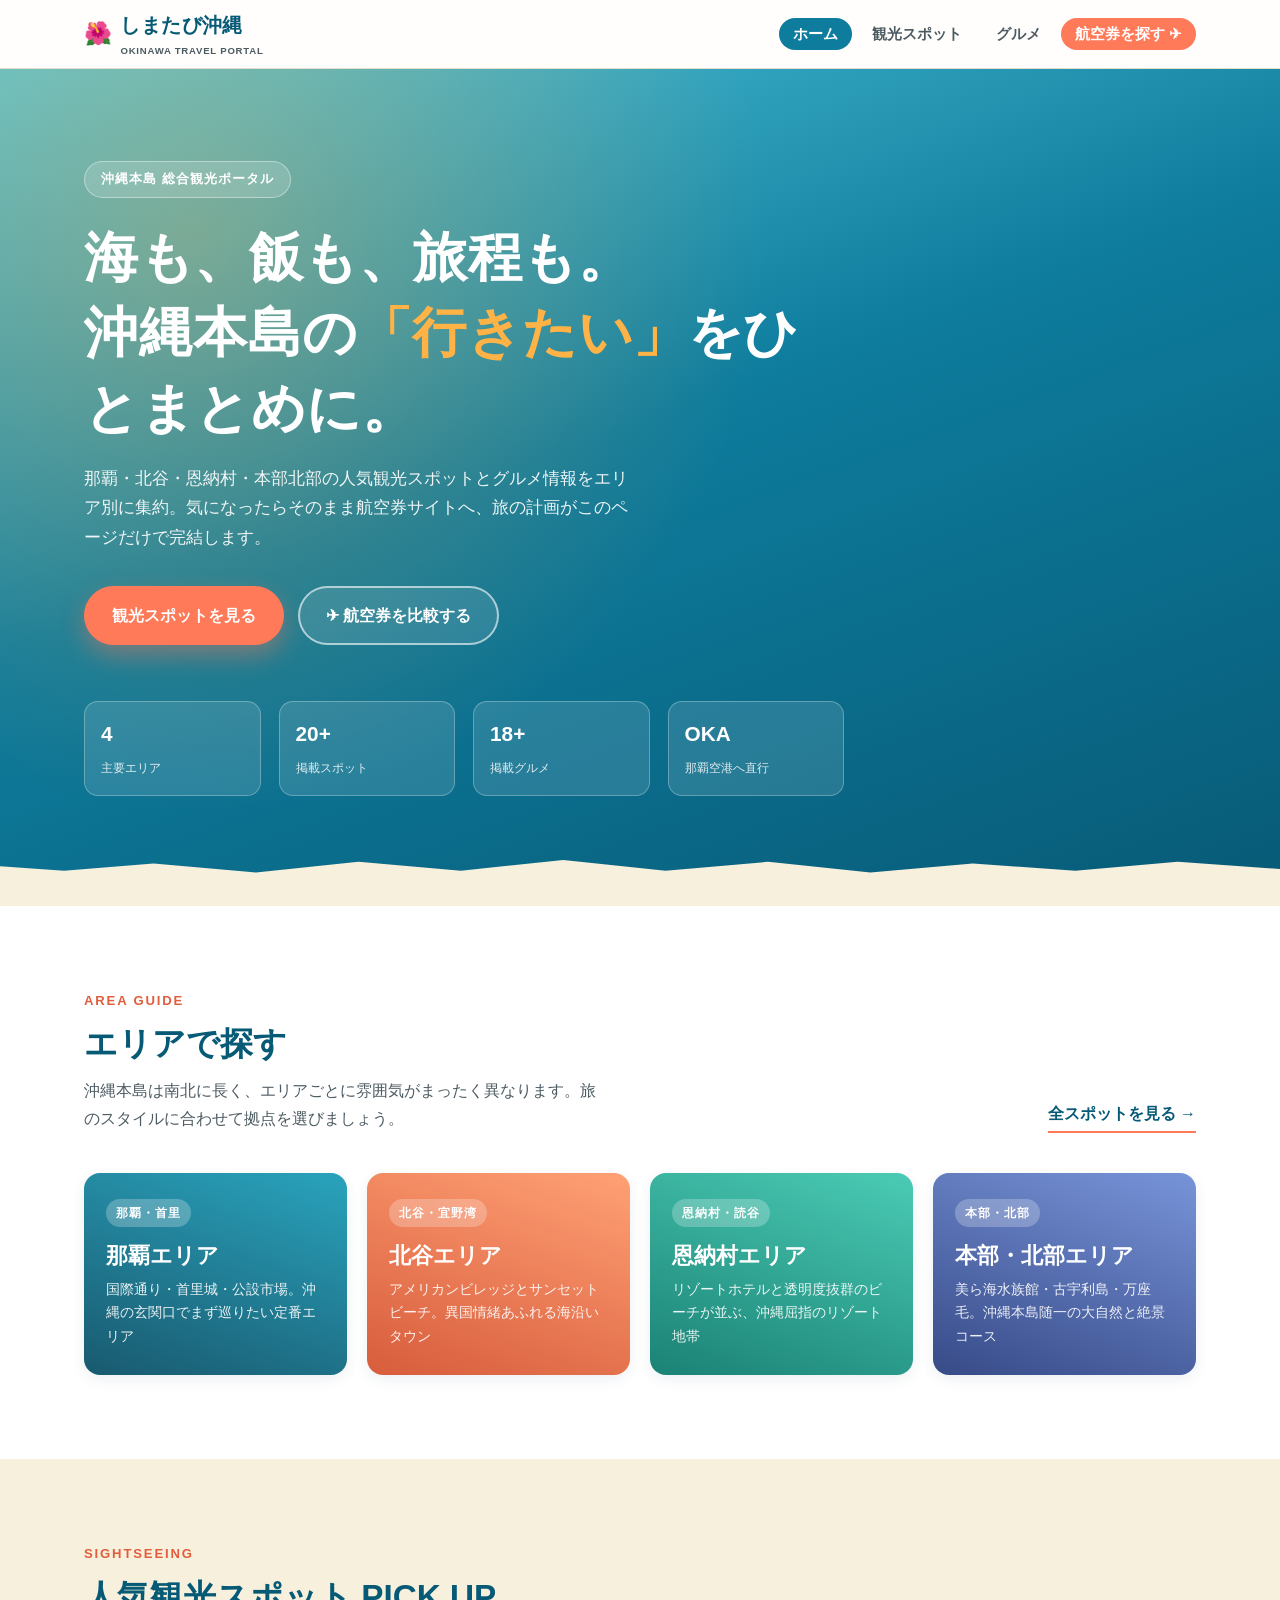
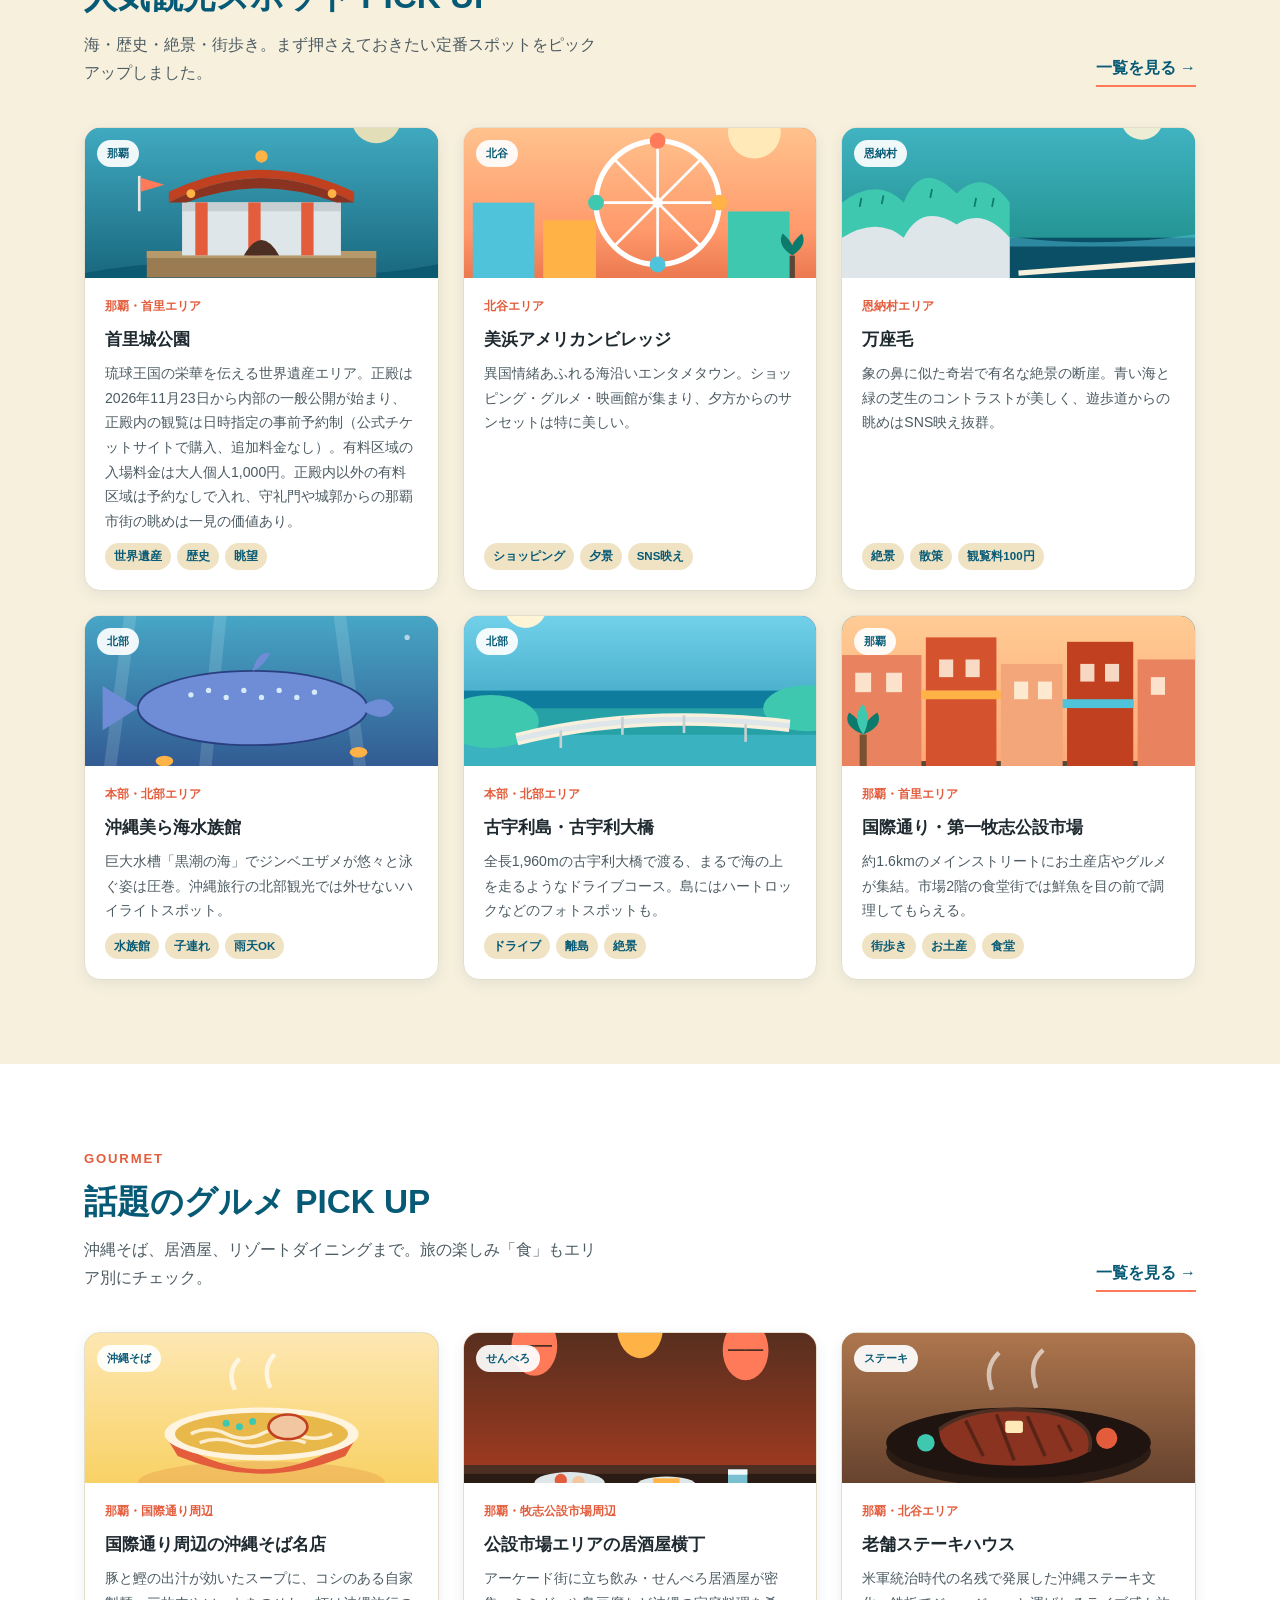
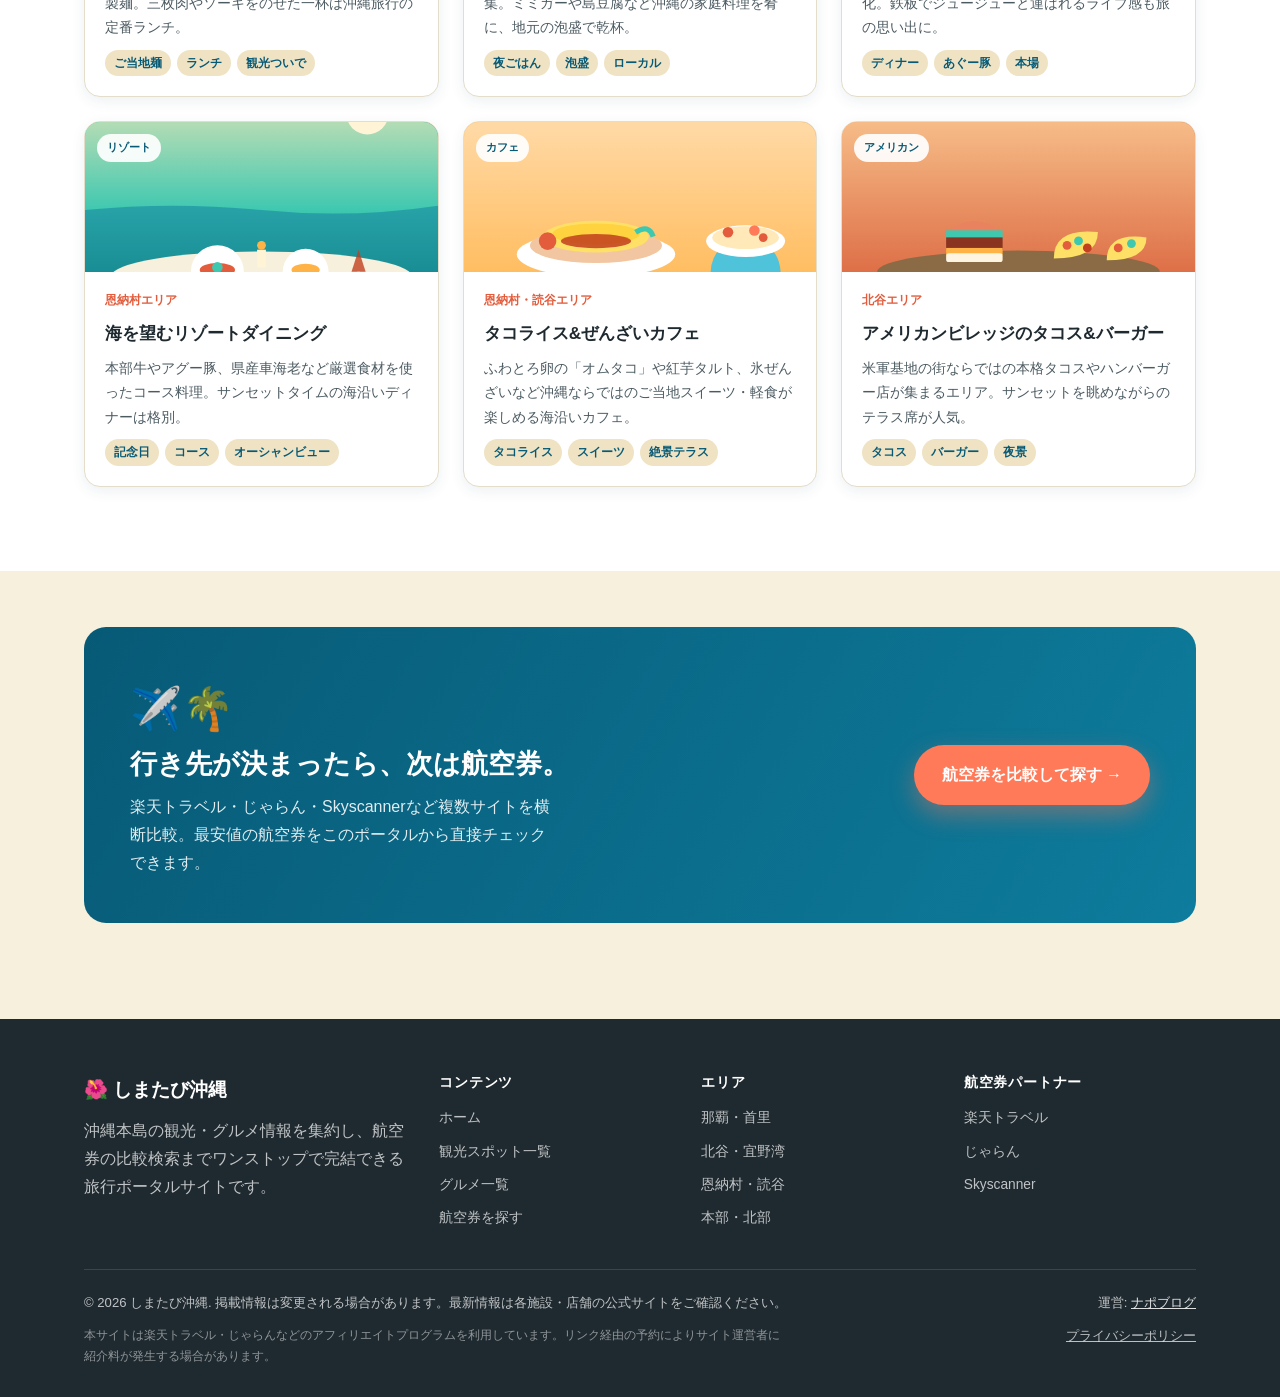
<file: index.html>
<!DOCTYPE html>
<html lang="ja">
<head>
<meta charset="UTF-8">
<meta name="viewport" content="width=device-width, initial-scale=1.0">
<title>しまたび沖縄｜沖縄本島の観光・グルメ・航空券ポータル</title>
<meta name="description" content="沖縄本島（那覇・北谷・恩納村・本部北部）の観光スポットとグルメ情報をエリア別に集約。航空券の比較・予約サイトへもワンクリックでアクセスできる沖縄旅行の総合ポータルサイトです。">
<link rel="icon" type="image/svg+xml" href="favicon.svg">
<meta property="og:type" content="website">
<meta property="og:site_name" content="しまたび沖縄">
<meta property="og:title" content="しまたび沖縄｜沖縄本島の観光・グルメ・航空券ポータル">
<meta property="og:description" content="沖縄本島（那覇・北谷・恩納村・本部北部）の観光スポットとグルメ情報をエリア別に集約。航空券の比較・予約サイトへもワンクリックでアクセスできる沖縄旅行の総合ポータルサイトです。">
<meta property="og:url" content="https://shimatabi-okinawa.napoblog.com/">
<meta property="og:image" content="https://shimatabi-okinawa.napoblog.com/images/og-image.png">
<meta property="og:locale" content="ja_JP">
<meta name="twitter:card" content="summary_large_image">
<meta name="twitter:title" content="しまたび沖縄｜沖縄本島の観光・グルメ・航空券ポータル">
<meta name="twitter:description" content="沖縄本島の観光スポット・グルメ・航空券をまるごと1サイトに。">
<meta name="twitter:image" content="https://shimatabi-okinawa.napoblog.com/images/og-image.png">
<link rel="stylesheet" href="css/style.css">
<script async src="https://pagead2.googlesyndication.com/pagead/js/adsbygoogle.js?client=ca-pub-8398161859137802" crossorigin="anonymous"></script>
</head>
<body>

<header class="site-header">
  <div class="wrap">
    <a href="index.html" class="brand">
      <span class="flag">🌺</span>
      <span>しまたび沖縄<small>OKINAWA TRAVEL PORTAL</small></span>
    </a>
    <button class="nav-toggle" aria-label="メニュー">☰</button>
    <nav class="main-nav">
      <ul>
        <li><a href="index.html" class="active">ホーム</a></li>
        <li><a href="spots.html">観光スポット</a></li>
        <li><a href="restaurants.html">グルメ</a></li>
        <li><a href="flights.html" class="cta">航空券を探す ✈</a></li>
      </ul>
    </nav>
  </div>
</header>

<section class="hero">
  <div class="wrap">
    <span class="hero-eyebrow">沖縄本島 総合観光ポータル</span>
    <h1>海も、飯も、旅程も。<br>沖縄本島の<span>「行きたい」</span>をひとまとめに。</h1>
    <p>那覇・北谷・恩納村・本部北部の人気観光スポットとグルメ情報をエリア別に集約。気になったらそのまま航空券サイトへ、旅の計画がこのページだけで完結します。</p>
    <div class="hero-actions">
      <a href="spots.html" class="btn btn-primary">観光スポットを見る</a>
      <a href="flights.html" class="btn btn-ghost">✈ 航空券を比較する</a>
    </div>
    <div class="hero-stats">
      <div><strong>4</strong><span>主要エリア</span></div>
      <div><strong>20+</strong><span>掲載スポット</span></div>
      <div><strong>18+</strong><span>掲載グルメ</span></div>
      <div><strong>OKA</strong><span>那覇空港へ直行</span></div>
    </div>
  </div>
</section>

<section class="block alt">
  <div class="wrap">
    <div class="section-head">
      <div>
        <span class="kicker">AREA GUIDE</span>
        <h2>エリアで探す</h2>
        <p>沖縄本島は南北に長く、エリアごとに雰囲気がまったく異なります。旅のスタイルに合わせて拠点を選びましょう。</p>
      </div>
      <a href="spots.html" class="more">全スポットを見る →</a>
    </div>
    <div class="area-grid">
      <a class="area-card naha" href="spots.html#area-naha">
        <span class="tag">那覇・首里</span>
        <h3>那覇エリア</h3>
        <p>国際通り・首里城・公設市場。沖縄の玄関口でまず巡りたい定番エリア</p>
      </a>
      <a class="area-card chatan" href="spots.html#area-chatan">
        <span class="tag">北谷・宜野湾</span>
        <h3>北谷エリア</h3>
        <p>アメリカンビレッジとサンセットビーチ。異国情緒あふれる海沿いタウン</p>
      </a>
      <a class="area-card onna" href="spots.html#area-onna">
        <span class="tag">恩納村・読谷</span>
        <h3>恩納村エリア</h3>
        <p>リゾートホテルと透明度抜群のビーチが並ぶ、沖縄屈指のリゾート地帯</p>
      </a>
      <a class="area-card north" href="spots.html#area-north">
        <span class="tag">本部・北部</span>
        <h3>本部・北部エリア</h3>
        <p>美ら海水族館・古宇利島・万座毛。沖縄本島随一の大自然と絶景コース</p>
      </a>
    </div>
  </div>
</section>

<section class="block">
  <div class="wrap">
    <div class="section-head">
      <div>
        <span class="kicker">SIGHTSEEING</span>
        <h2>人気観光スポット PICK UP</h2>
        <p>海・歴史・絶景・街歩き。まず押さえておきたい定番スポットをピックアップしました。</p>
      </div>
      <a href="spots.html" class="more">一覧を見る →</a>
    </div>
    <div class="card-grid">

      <div class="card">
        <div class="card-media" style="--m1:#1c9db8;--m2:#0a4f66"><img class="illust" src="images/shurijo.svg" alt="首里城公園"><span class="badge">那覇</span></div>
        <div class="card-body">
          <span class="area-label">那覇・首里エリア</span>
          <h3>首里城公園</h3>
          <p class="desc">琉球王国の栄華を伝える世界遺産エリア。正殿は2026年11月23日から内部の一般公開が始まり、正殿内の観覧は日時指定の事前予約制（公式チケットサイトで購入、追加料金なし）。有料区域の入場料金は大人個人1,000円。正殿内以外の有料区域は予約なしで入れ、守礼門や城郭からの那覇市街の眺めは一見の価値あり。</p>
          <div class="tag-row"><span>世界遺産</span><span>歴史</span><span>眺望</span></div>
        </div>
      </div>

      <div class="card">
        <div class="card-media" style="--m1:#ff9a6c;--m2:#d5522f"><img class="illust" src="images/american-village.svg" alt="美浜アメリカンビレッジ"><span class="badge">北谷</span></div>
        <div class="card-body">
          <span class="area-label">北谷エリア</span>
          <h3>美浜アメリカンビレッジ</h3>
          <p class="desc">異国情緒あふれる海沿いエンタメタウン。ショッピング・グルメ・映画館が集まり、夕方からのサンセットは特に美しい。</p>
          <div class="tag-row"><span>ショッピング</span><span>夕景</span><span>SNS映え</span></div>
        </div>
      </div>

      <div class="card">
        <div class="card-media" style="--m1:#3fc8b0;--m2:#0c7a6c"><img class="illust" src="images/manzamo.svg" alt="万座毛"><span class="badge">恩納村</span></div>
        <div class="card-body">
          <span class="area-label">恩納村エリア</span>
          <h3>万座毛</h3>
          <p class="desc">象の鼻に似た奇岩で有名な絶景の断崖。青い海と緑の芝生のコントラストが美しく、遊歩道からの眺めはSNS映え抜群。</p>
          <div class="tag-row"><span>絶景</span><span>散策</span><span>観覧料100円</span></div>
        </div>
      </div>

      <div class="card">
        <div class="card-media" style="--m1:#6f8dd6;--m2:#2a3f80"><img class="illust" src="images/churaumi.svg" alt="沖縄美ら海水族館"><span class="badge">北部</span></div>
        <div class="card-body">
          <span class="area-label">本部・北部エリア</span>
          <h3>沖縄美ら海水族館</h3>
          <p class="desc">巨大水槽「黒潮の海」でジンベエザメが悠々と泳ぐ姿は圧巻。沖縄旅行の北部観光では外せないハイライトスポット。</p>
          <div class="tag-row"><span>水族館</span><span>子連れ</span><span>雨天OK</span></div>
        </div>
      </div>

      <div class="card">
        <div class="card-media" style="--m1:#6f8dd6;--m2:#2a3f80"><img class="illust" src="images/kouri-bridge.svg" alt="古宇利島・古宇利大橋"><span class="badge">北部</span></div>
        <div class="card-body">
          <span class="area-label">本部・北部エリア</span>
          <h3>古宇利島・古宇利大橋</h3>
          <p class="desc">全長1,960mの古宇利大橋で渡る、まるで海の上を走るようなドライブコース。島にはハートロックなどのフォトスポットも。</p>
          <div class="tag-row"><span>ドライブ</span><span>離島</span><span>絶景</span></div>
        </div>
      </div>

      <div class="card">
        <div class="card-media" style="--m1:#1c9db8;--m2:#0a4f66"><img class="illust" src="images/kokusaidori.svg" alt="国際通り・第一牧志公設市場"><span class="badge">那覇</span></div>
        <div class="card-body">
          <span class="area-label">那覇・首里エリア</span>
          <h3>国際通り・第一牧志公設市場</h3>
          <p class="desc">約1.6kmのメインストリートにお土産店やグルメが集結。市場2階の食堂街では鮮魚を目の前で調理してもらえる。</p>
          <div class="tag-row"><span>街歩き</span><span>お土産</span><span>食堂</span></div>
        </div>
      </div>

    </div>
  </div>
</section>

<section class="block alt">
  <div class="wrap">
    <div class="section-head">
      <div>
        <span class="kicker">GOURMET</span>
        <h2>話題のグルメ PICK UP</h2>
        <p>沖縄そば、居酒屋、リゾートダイニングまで。旅の楽しみ「食」もエリア別にチェック。</p>
      </div>
      <a href="restaurants.html" class="more">一覧を見る →</a>
    </div>
    <div class="card-grid">

      <div class="card">
        <div class="card-media" style="--m1:#f7c948;--m2:#e88a1a"><img class="illust" src="images/soba-kokusai.svg" alt="沖縄そば"><span class="badge">沖縄そば</span></div>
        <div class="card-body">
          <span class="area-label">那覇・国際通り周辺</span>
          <h3>国際通り周辺の沖縄そば名店</h3>
          <p class="desc">豚と鰹の出汁が効いたスープに、コシのある自家製麺。三枚肉やソーキをのせた一杯は沖縄旅行の定番ランチ。</p>
          <div class="tag-row"><span>ご当地麺</span><span>ランチ</span><span>観光ついで</span></div>
        </div>
      </div>

      <div class="card">
        <div class="card-media" style="--m1:#ff7a59;--m2:#c1401f"><img class="illust" src="images/izakaya-market.svg" alt="居酒屋横丁"><span class="badge">せんべろ</span></div>
        <div class="card-body">
          <span class="area-label">那覇・牧志公設市場周辺</span>
          <h3>公設市場エリアの居酒屋横丁</h3>
          <p class="desc">アーケード街に立ち飲み・せんべろ居酒屋が密集。ミミガーや島豆腐など沖縄の家庭料理を肴に、地元の泡盛で乾杯。</p>
          <div class="tag-row"><span>夜ごはん</span><span>泡盛</span><span>ローカル</span></div>
        </div>
      </div>

      <div class="card">
        <div class="card-media" style="--m1:#8a5a44;--m2:#4c2f22"><img class="illust" src="images/steak-kokusai.svg" alt="ステーキ"><span class="badge">ステーキ</span></div>
        <div class="card-body">
          <span class="area-label">那覇・北谷エリア</span>
          <h3>老舗ステーキハウス</h3>
          <p class="desc">米軍統治時代の名残で発展した沖縄ステーキ文化。鉄板でジュージューと運ばれるライブ感も旅の思い出に。</p>
          <div class="tag-row"><span>ディナー</span><span>あぐー豚</span><span>本場</span></div>
        </div>
      </div>

      <div class="card">
        <div class="card-media" style="--m1:#3fc8b0;--m2:#0c7a6c"><img class="illust" src="images/resort-dining.svg" alt="リゾートダイニング"><span class="badge">リゾート</span></div>
        <div class="card-body">
          <span class="area-label">恩納村エリア</span>
          <h3>海を望むリゾートダイニング</h3>
          <p class="desc">本部牛やアグー豚、県産車海老など厳選食材を使ったコース料理。サンセットタイムの海沿いディナーは格別。</p>
          <div class="tag-row"><span>記念日</span><span>コース</span><span>オーシャンビュー</span></div>
        </div>
      </div>

      <div class="card">
        <div class="card-media" style="--m1:#ffb347;--m2:#e07a1c"><img class="illust" src="images/cafe-omutaco.svg" alt="オムタコカフェ"><span class="badge">カフェ</span></div>
        <div class="card-body">
          <span class="area-label">恩納村・読谷エリア</span>
          <h3>タコライス&ぜんざいカフェ</h3>
          <p class="desc">ふわとろ卵の「オムタコ」や紅芋タルト、氷ぜんざいなど沖縄ならではのご当地スイーツ・軽食が楽しめる海沿いカフェ。</p>
          <div class="tag-row"><span>タコライス</span><span>スイーツ</span><span>絶景テラス</span></div>
        </div>
      </div>

      <div class="card">
        <div class="card-media" style="--m1:#ff9a6c;--m2:#d5522f"><img class="illust" src="images/cafe-tacos.svg" alt="タコス&バーガー"><span class="badge">アメリカン</span></div>
        <div class="card-body">
          <span class="area-label">北谷エリア</span>
          <h3>アメリカンビレッジのタコス&バーガー</h3>
          <p class="desc">米軍基地の街ならではの本格タコスやハンバーガー店が集まるエリア。サンセットを眺めながらのテラス席が人気。</p>
          <div class="tag-row"><span>タコス</span><span>バーガー</span><span>夜景</span></div>
        </div>
      </div>

    </div>
  </div>
</section>

<section class="block tight">
  <div class="wrap">
    <div class="flight-band">
      <div>
        <span class="planes">✈️🌴</span>
        <h2>行き先が決まったら、次は航空券。</h2>
        <p>楽天トラベル・じゃらん・Skyscannerなど複数サイトを横断比較。最安値の航空券をこのポータルから直接チェックできます。</p>
      </div>
      <a href="flights.html" class="btn btn-primary">航空券を比較して探す →</a>
    </div>
  </div>
</section>

<footer class="site-footer">
  <div class="wrap">
    <div class="footer-grid">
      <div>
        <div class="footer-brand">🌺 しまたび沖縄</div>
        <p>沖縄本島の観光・グルメ情報を集約し、航空券の比較検索までワンストップで完結できる旅行ポータルサイトです。</p>
      </div>
      <div>
        <h4>コンテンツ</h4>
        <ul>
          <li><a href="index.html">ホーム</a></li>
          <li><a href="spots.html">観光スポット一覧</a></li>
          <li><a href="restaurants.html">グルメ一覧</a></li>
          <li><a href="flights.html">航空券を探す</a></li>
        </ul>
      </div>
      <div>
        <h4>エリア</h4>
        <ul>
          <li><a href="spots.html#area-naha">那覇・首里</a></li>
          <li><a href="spots.html#area-chatan">北谷・宜野湾</a></li>
          <li><a href="spots.html#area-onna">恩納村・読谷</a></li>
          <li><a href="spots.html#area-north">本部・北部</a></li>
        </ul>
      </div>
      <div>
        <h4>航空券パートナー</h4>
        <ul>
          <li><a href="flights.html">楽天トラベル</a></li>
          <li><a href="flights.html">じゃらん</a></li>
          <li><a href="flights.html">Skyscanner</a></li>
        </ul>
      </div>
    </div>
    <div class="footer-note">
      <span>© 2026 しまたび沖縄. 掲載情報は変更される場合があります。最新情報は各施設・店舗の公式サイトをご確認ください。</span>
      <span>運営: <a href="https://napoblog.com/" style="color:rgba(255,255,255,0.85);text-decoration:underline;">ナポブログ</a></span>
      <span class="disclaimer">本サイトは楽天トラベル・じゃらんなどのアフィリエイトプログラムを利用しています。リンク経由の予約によりサイト運営者に紹介料が発生する場合があります。</span>
      <a href="privacy.html" style="color:rgba(255,255,255,0.7);text-decoration:underline;font-size:0.82rem;">プライバシーポリシー</a>
    </div>
  </div>
</footer>

<script src="js/main.js"></script>
</body>
</html>
</file>
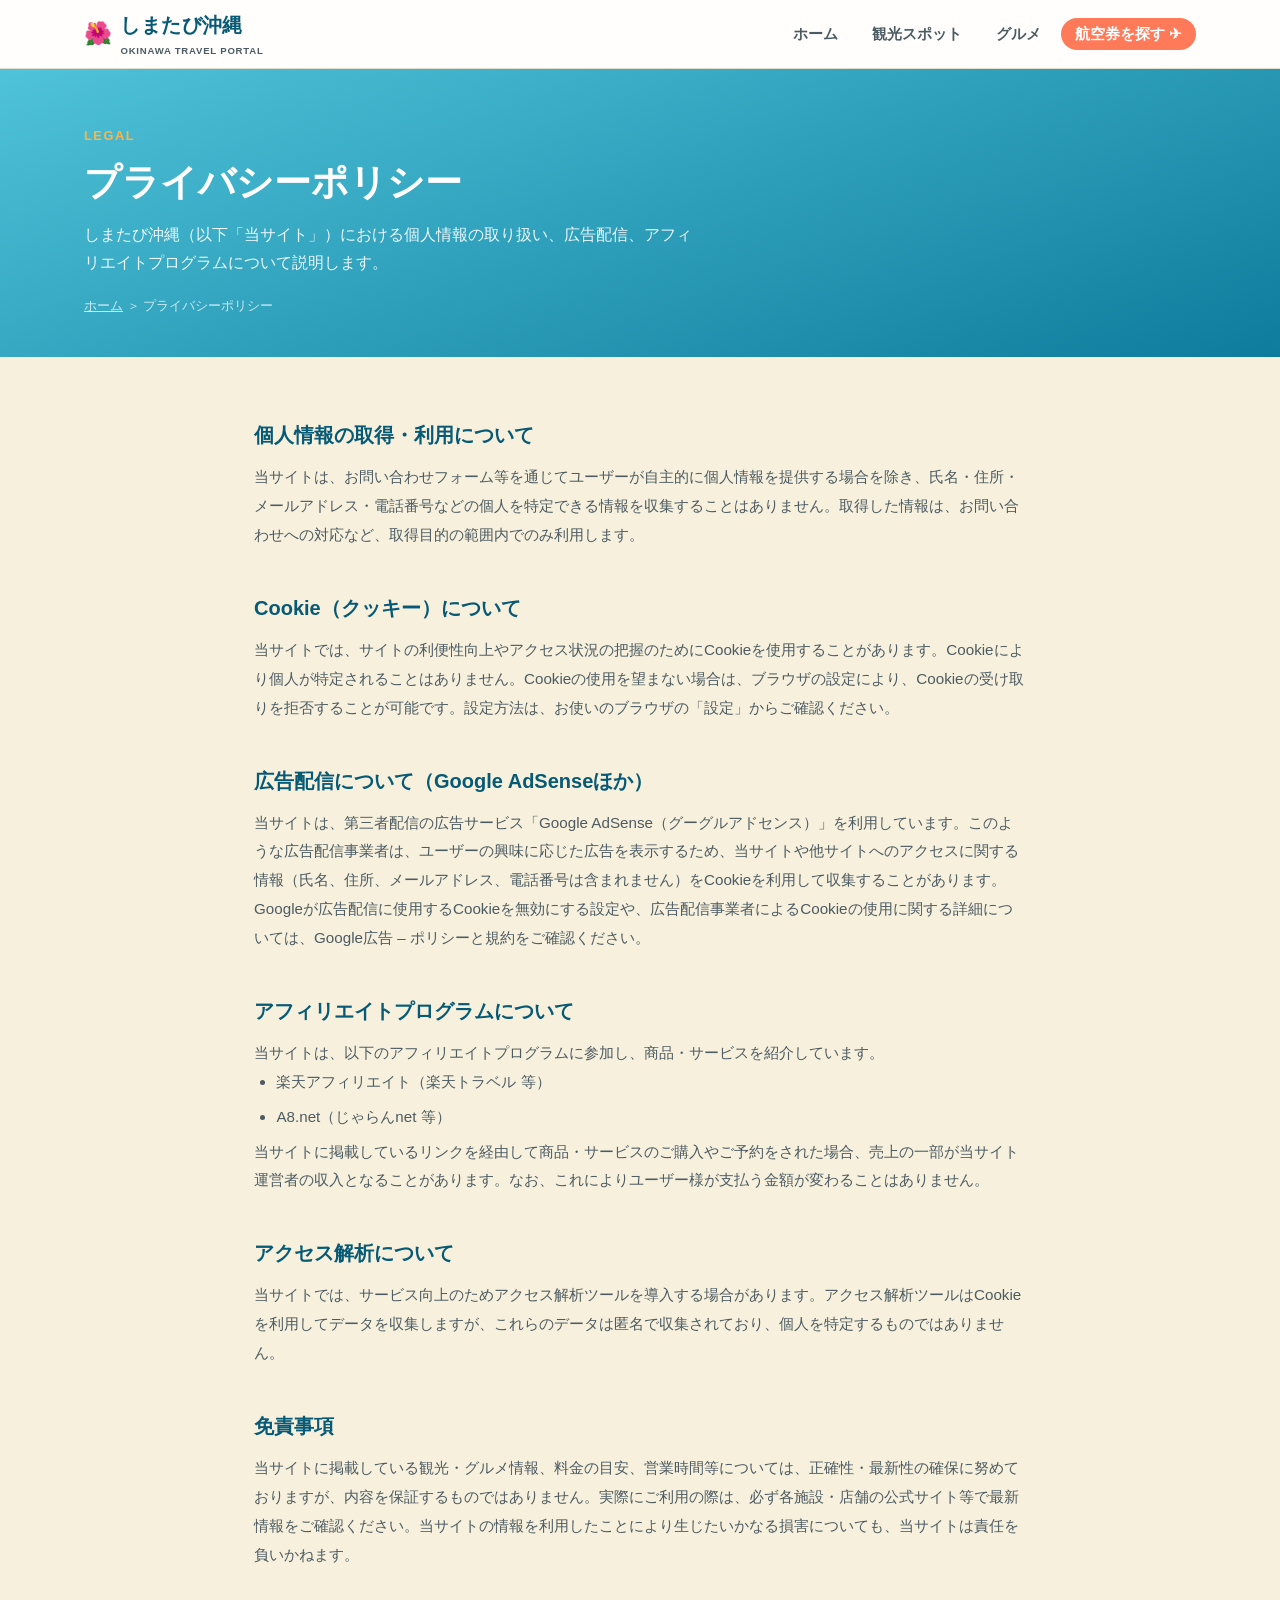
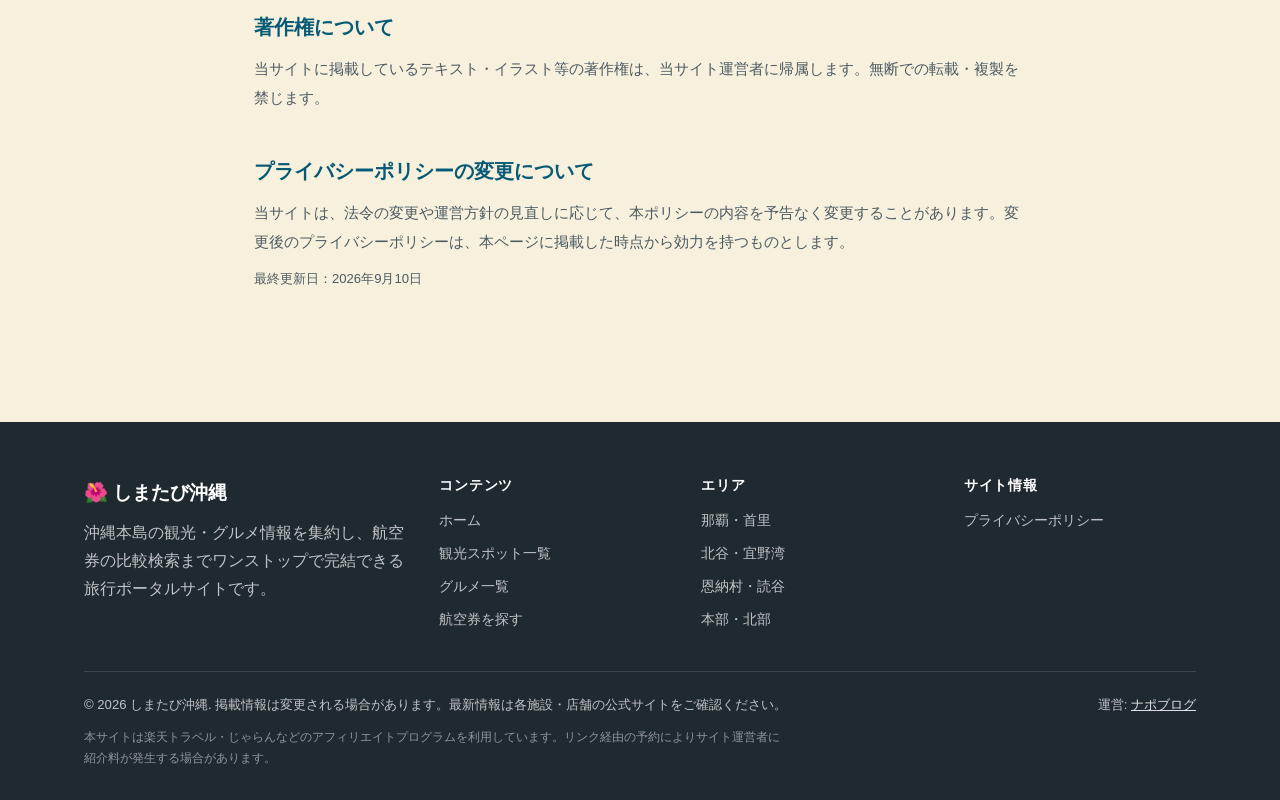
<file: privacy.html>
<!DOCTYPE html>
<html lang="ja">
<head>
<meta charset="UTF-8">
<meta name="viewport" content="width=device-width, initial-scale=1.0">
<title>プライバシーポリシー｜しまたび沖縄</title>
<meta name="description" content="しまたび沖縄のプライバシーポリシー。広告配信・Cookie・アフィリエイトプログラムの利用について説明しています。">
<link rel="icon" type="image/svg+xml" href="favicon.svg">
<meta property="og:type" content="website">
<meta property="og:site_name" content="しまたび沖縄">
<meta property="og:title" content="プライバシーポリシー｜しまたび沖縄">
<meta property="og:description" content="しまたび沖縄のプライバシーポリシー。広告配信・Cookie・アフィリエイトプログラムの利用について説明しています。">
<meta property="og:url" content="https://shimatabi-okinawa.napoblog.com/privacy.html">
<meta property="og:image" content="https://shimatabi-okinawa.napoblog.com/images/og-image.png">
<meta property="og:locale" content="ja_JP">
<meta name="twitter:card" content="summary_large_image">
<meta name="twitter:title" content="プライバシーポリシー｜しまたび沖縄">
<meta name="twitter:image" content="https://shimatabi-okinawa.napoblog.com/images/og-image.png">
<link rel="stylesheet" href="css/style.css">
<script async src="https://pagead2.googlesyndication.com/pagead/js/adsbygoogle.js?client=ca-pub-8398161859137802" crossorigin="anonymous"></script>
<style>
  .legal { padding: 64px 0 90px; }
  .legal .wrap { max-width: 820px; }
  .legal h2 { font-size: 1.25rem; font-weight: 800; color: var(--sea-deep); margin: 44px 0 14px; }
  .legal h2:first-of-type { margin-top: 0; }
  .legal p, .legal li { color: var(--ink-soft); font-size: 0.95rem; line-height: 1.9; }
  .legal ul { padding-left: 1.4em; list-style: disc; }
  .legal li { margin-bottom: 6px; }
  .legal .updated { font-size: 0.82rem; color: var(--ink-soft); margin-top: 10px; }
</style>
</head>
<body>

<header class="site-header">
  <div class="wrap">
    <a href="index.html" class="brand">
      <span class="flag">🌺</span>
      <span>しまたび沖縄<small>OKINAWA TRAVEL PORTAL</small></span>
    </a>
    <button class="nav-toggle" aria-label="メニュー">☰</button>
    <nav class="main-nav">
      <ul>
        <li><a href="index.html">ホーム</a></li>
        <li><a href="spots.html">観光スポット</a></li>
        <li><a href="restaurants.html">グルメ</a></li>
        <li><a href="flights.html" class="cta">航空券を探す ✈</a></li>
      </ul>
    </nav>
  </div>
</header>

<section class="page-hero">
  <div class="wrap">
    <span class="kicker">LEGAL</span>
    <h1>プライバシーポリシー</h1>
    <p>しまたび沖縄（以下「当サイト」）における個人情報の取り扱い、広告配信、アフィリエイトプログラムについて説明します。</p>
    <div class="breadcrumb"><a href="index.html">ホーム</a> ＞ プライバシーポリシー</div>
  </div>
</section>

<section class="legal">
  <div class="wrap">

    <h2>個人情報の取得・利用について</h2>
    <p>当サイトは、お問い合わせフォーム等を通じてユーザーが自主的に個人情報を提供する場合を除き、氏名・住所・メールアドレス・電話番号などの個人を特定できる情報を収集することはありません。取得した情報は、お問い合わせへの対応など、取得目的の範囲内でのみ利用します。</p>

    <h2>Cookie（クッキー）について</h2>
    <p>当サイトでは、サイトの利便性向上やアクセス状況の把握のためにCookieを使用することがあります。Cookieにより個人が特定されることはありません。Cookieの使用を望まない場合は、ブラウザの設定により、Cookieの受け取りを拒否することが可能です。設定方法は、お使いのブラウザの「設定」からご確認ください。</p>

    <h2>広告配信について（Google AdSenseほか）</h2>
    <p>当サイトは、第三者配信の広告サービス「Google AdSense（グーグルアドセンス）」を利用しています。このような広告配信事業者は、ユーザーの興味に応じた広告を表示するため、当サイトや他サイトへのアクセスに関する情報（氏名、住所、メールアドレス、電話番号は含まれません）をCookieを利用して収集することがあります。</p>
    <p>Googleが広告配信に使用するCookieを無効にする設定や、広告配信事業者によるCookieの使用に関する詳細については、<a href="https://policies.google.com/technologies/ads?hl=ja" target="_blank" rel="noopener">Google広告 – ポリシーと規約</a>をご確認ください。</p>

    <h2>アフィリエイトプログラムについて</h2>
    <p>当サイトは、以下のアフィリエイトプログラムに参加し、商品・サービスを紹介しています。</p>
    <ul>
      <li>楽天アフィリエイト（楽天トラベル 等）</li>
      <li>A8.net（じゃらんnet 等）</li>
    </ul>
    <p>当サイトに掲載しているリンクを経由して商品・サービスのご購入やご予約をされた場合、売上の一部が当サイト運営者の収入となることがあります。なお、これによりユーザー様が支払う金額が変わることはありません。</p>

    <h2>アクセス解析について</h2>
    <p>当サイトでは、サービス向上のためアクセス解析ツールを導入する場合があります。アクセス解析ツールはCookieを利用してデータを収集しますが、これらのデータは匿名で収集されており、個人を特定するものではありません。</p>

    <h2>免責事項</h2>
    <p>当サイトに掲載している観光・グルメ情報、料金の目安、営業時間等については、正確性・最新性の確保に努めておりますが、内容を保証するものではありません。実際にご利用の際は、必ず各施設・店舗の公式サイト等で最新情報をご確認ください。当サイトの情報を利用したことにより生じたいかなる損害についても、当サイトは責任を負いかねます。</p>

    <h2>著作権について</h2>
    <p>当サイトに掲載しているテキスト・イラスト等の著作権は、当サイト運営者に帰属します。無断での転載・複製を禁じます。</p>

    <h2>プライバシーポリシーの変更について</h2>
    <p>当サイトは、法令の変更や運営方針の見直しに応じて、本ポリシーの内容を予告なく変更することがあります。変更後のプライバシーポリシーは、本ページに掲載した時点から効力を持つものとします。</p>

    <p class="updated">最終更新日：2026年9月10日</p>

  </div>
</section>

<footer class="site-footer">
  <div class="wrap">
    <div class="footer-grid">
      <div>
        <div class="footer-brand">🌺 しまたび沖縄</div>
        <p>沖縄本島の観光・グルメ情報を集約し、航空券の比較検索までワンストップで完結できる旅行ポータルサイトです。</p>
      </div>
      <div>
        <h4>コンテンツ</h4>
        <ul>
          <li><a href="index.html">ホーム</a></li>
          <li><a href="spots.html">観光スポット一覧</a></li>
          <li><a href="restaurants.html">グルメ一覧</a></li>
          <li><a href="flights.html">航空券を探す</a></li>
        </ul>
      </div>
      <div>
        <h4>エリア</h4>
        <ul>
          <li><a href="spots.html#area-naha">那覇・首里</a></li>
          <li><a href="spots.html#area-chatan">北谷・宜野湾</a></li>
          <li><a href="spots.html#area-onna">恩納村・読谷</a></li>
          <li><a href="spots.html#area-north">本部・北部</a></li>
        </ul>
      </div>
      <div>
        <h4>サイト情報</h4>
        <ul>
          <li><a href="privacy.html">プライバシーポリシー</a></li>
        </ul>
      </div>
    </div>
    <div class="footer-note">
      <span>© 2026 しまたび沖縄. 掲載情報は変更される場合があります。最新情報は各施設・店舗の公式サイトをご確認ください。</span>
      <span>運営: <a href="https://napoblog.com/" style="color:rgba(255,255,255,0.85);text-decoration:underline;">ナポブログ</a></span>
      <span class="disclaimer">本サイトは楽天トラベル・じゃらんなどのアフィリエイトプログラムを利用しています。リンク経由の予約によりサイト運営者に紹介料が発生する場合があります。</span>
    </div>
  </div>
</footer>

<script src="js/main.js"></script>
</body>
</html>
</file>
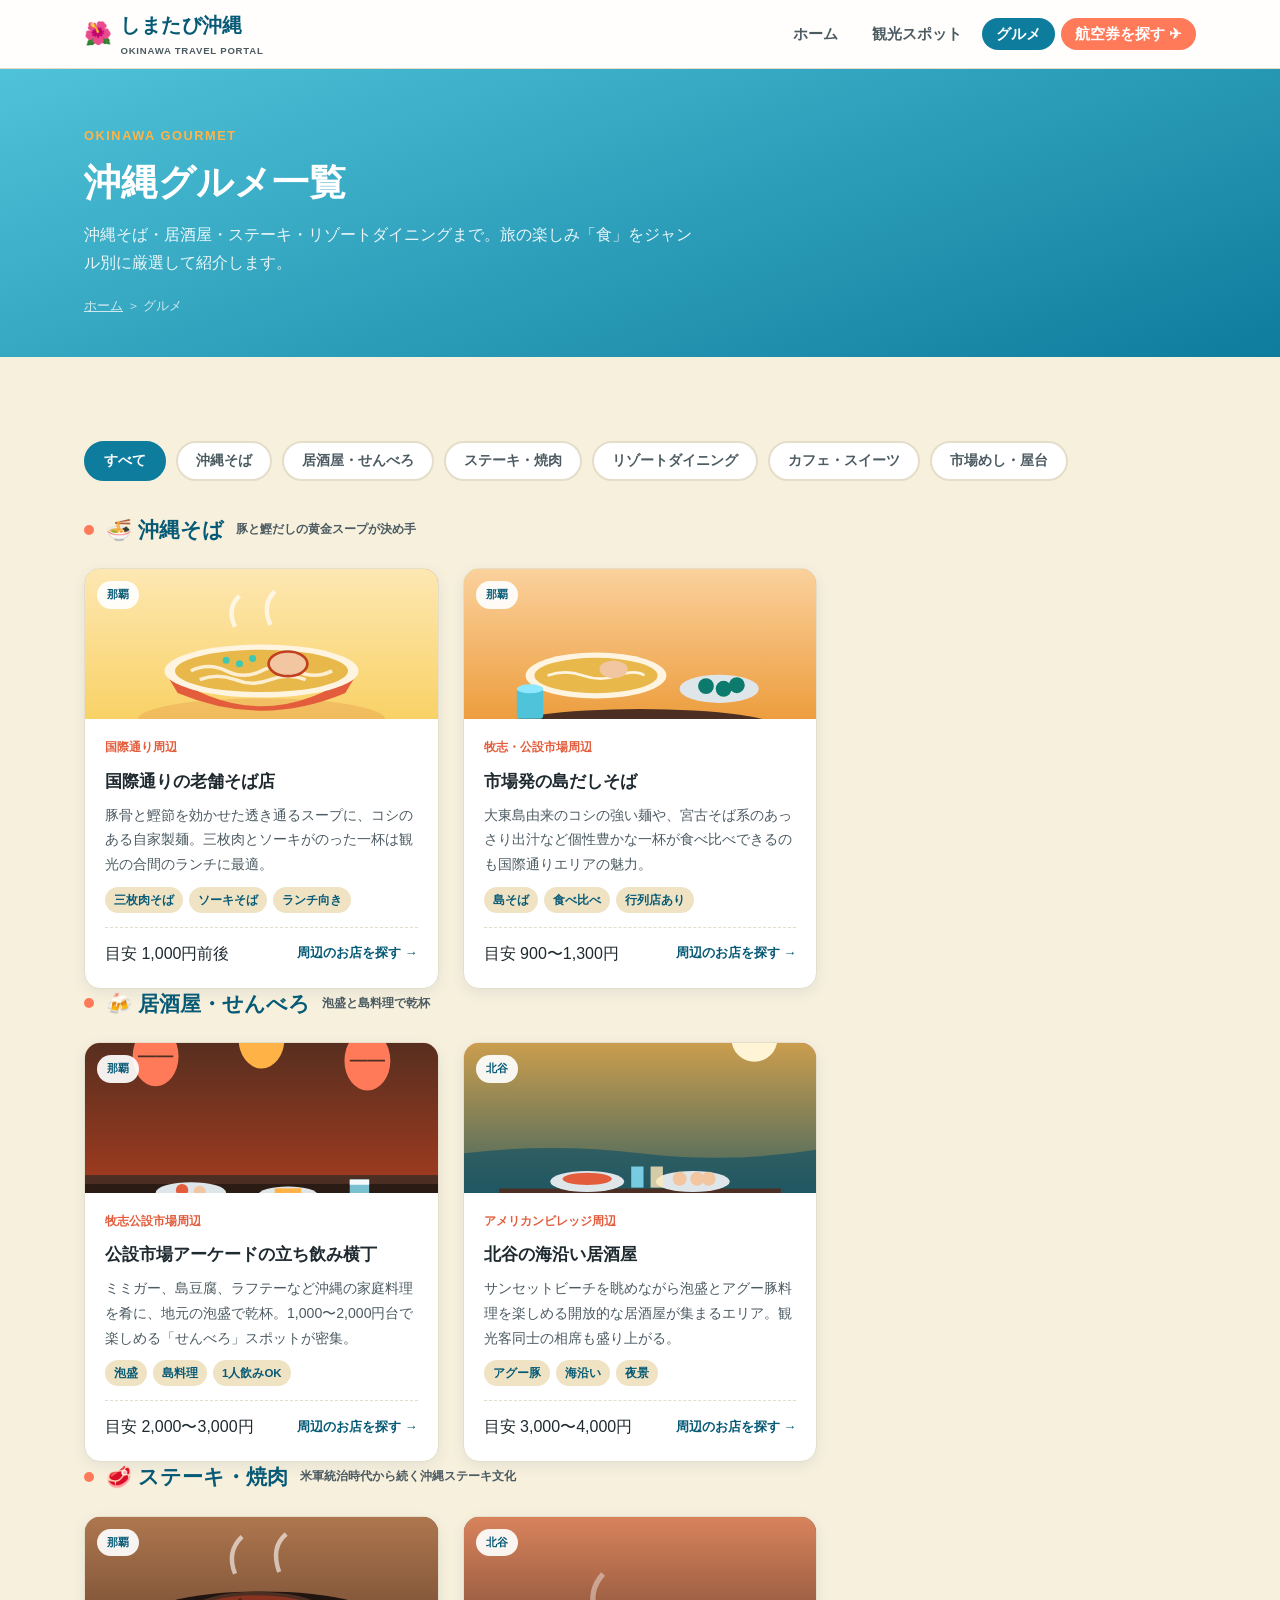
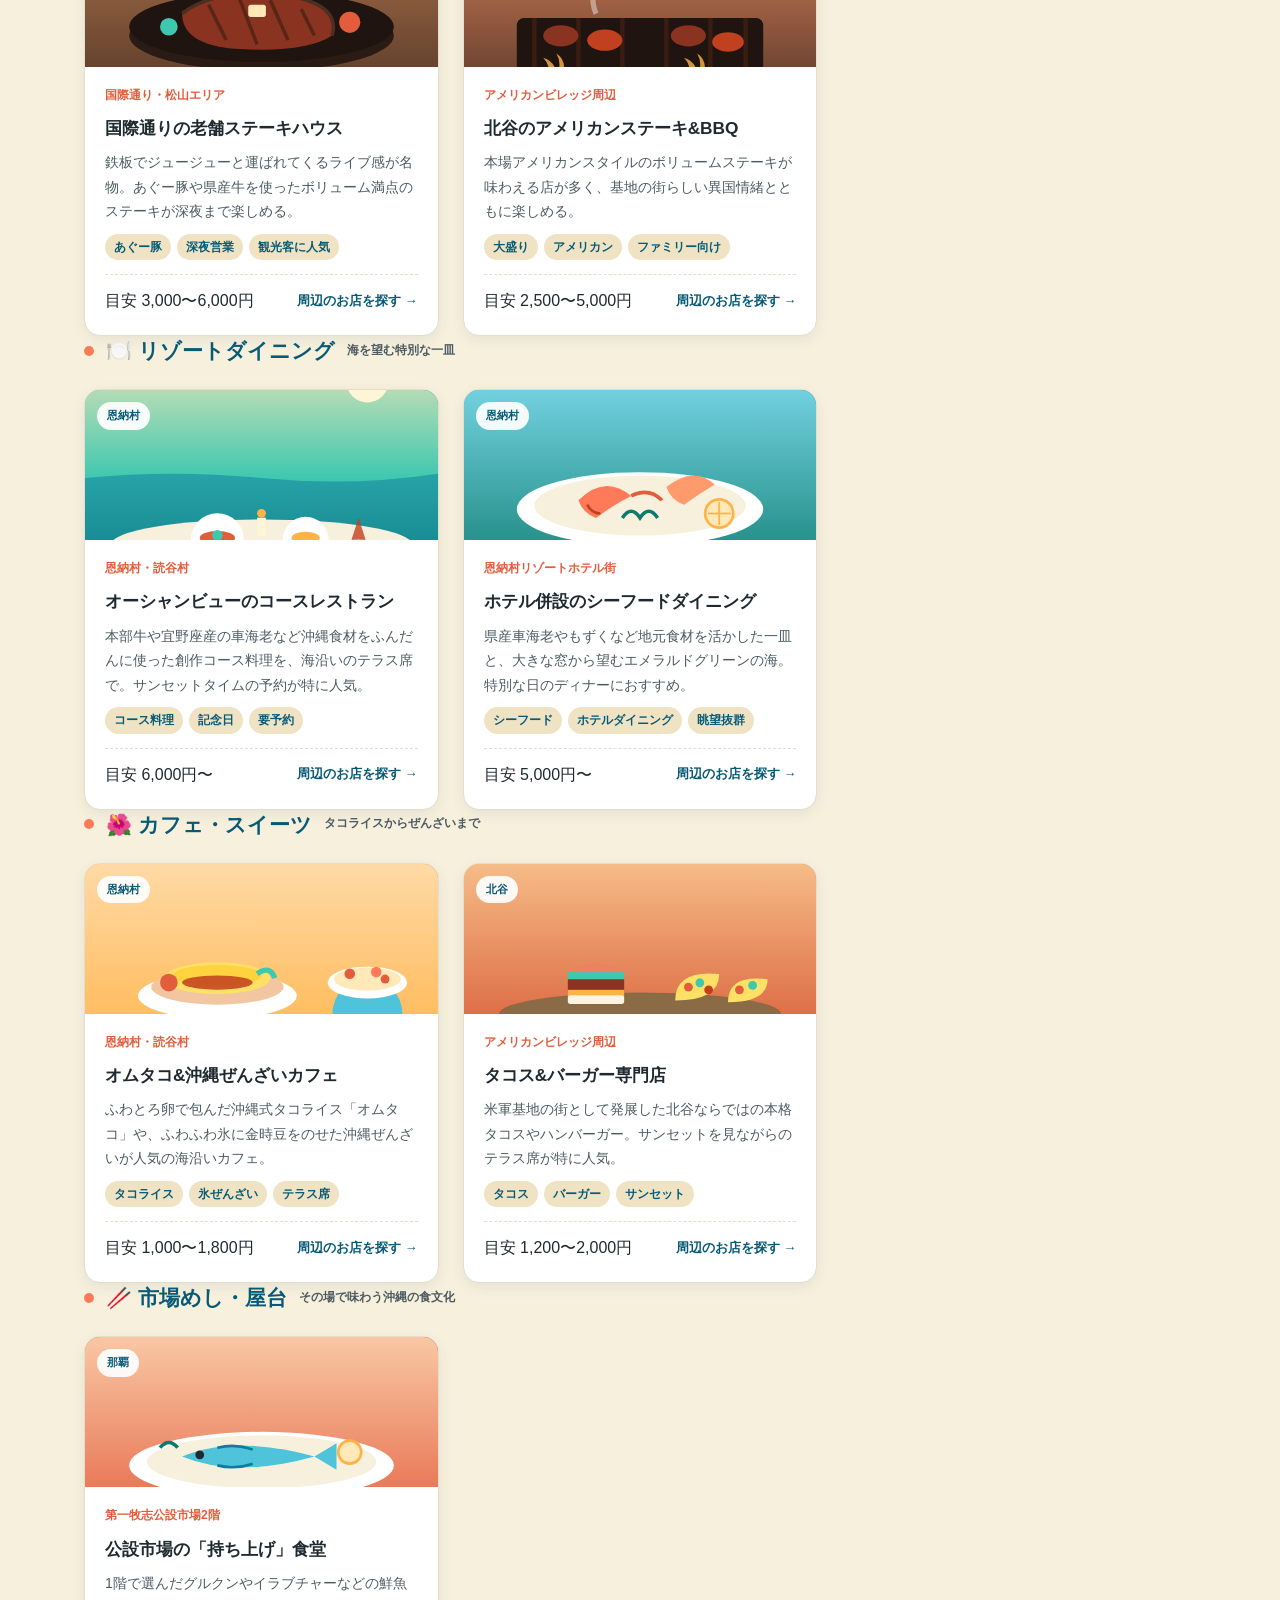
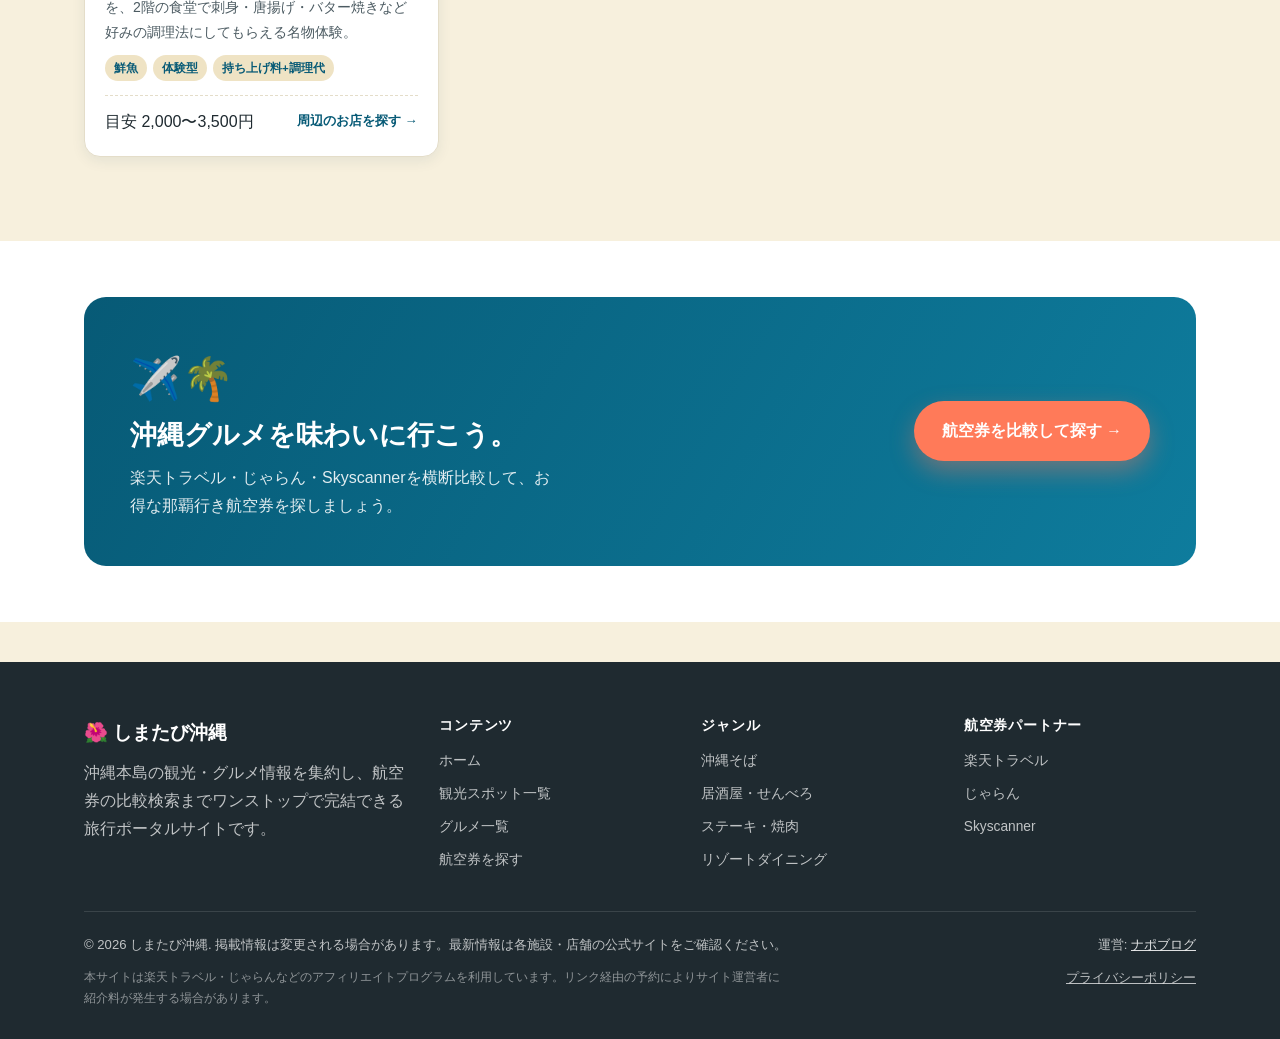
<file: restaurants.html>
<!DOCTYPE html>
<html lang="ja">
<head>
<meta charset="UTF-8">
<meta name="viewport" content="width=device-width, initial-scale=1.0">
<title>沖縄グルメ一覧｜しまたび沖縄</title>
<meta name="description" content="沖縄そば、居酒屋、ステーキ、リゾートダイニングまで。那覇・北谷・恩納村エリアの沖縄グルメをカテゴリ別に紹介。">
<link rel="icon" type="image/svg+xml" href="favicon.svg">
<meta property="og:type" content="website">
<meta property="og:site_name" content="しまたび沖縄">
<meta property="og:title" content="沖縄グルメ一覧｜しまたび沖縄">
<meta property="og:description" content="沖縄そば、居酒屋、ステーキ、リゾートダイニングまで。那覇・北谷・恩納村エリアの沖縄グルメをカテゴリ別に紹介。">
<meta property="og:url" content="https://shimatabi-okinawa.napoblog.com/restaurants.html">
<meta property="og:image" content="https://shimatabi-okinawa.napoblog.com/images/og-image.png">
<meta property="og:locale" content="ja_JP">
<meta name="twitter:card" content="summary_large_image">
<meta name="twitter:title" content="沖縄グルメ一覧｜しまたび沖縄">
<meta name="twitter:description" content="沖縄そば・居酒屋・ステーキ・リゾートダイニングをジャンル別に紹介。">
<meta name="twitter:image" content="https://shimatabi-okinawa.napoblog.com/images/og-image.png">
<link rel="stylesheet" href="css/style.css">
<script async src="https://pagead2.googlesyndication.com/pagead/js/adsbygoogle.js?client=ca-pub-8398161859137802" crossorigin="anonymous"></script>
</head>
<body>

<header class="site-header">
  <div class="wrap">
    <a href="index.html" class="brand">
      <span class="flag">🌺</span>
      <span>しまたび沖縄<small>OKINAWA TRAVEL PORTAL</small></span>
    </a>
    <button class="nav-toggle" aria-label="メニュー">☰</button>
    <nav class="main-nav">
      <ul>
        <li><a href="index.html">ホーム</a></li>
        <li><a href="spots.html">観光スポット</a></li>
        <li><a href="restaurants.html" class="active">グルメ</a></li>
        <li><a href="flights.html" class="cta">航空券を探す ✈</a></li>
      </ul>
    </nav>
  </div>
</header>

<section class="page-hero">
  <div class="wrap">
    <span class="kicker">OKINAWA GOURMET</span>
    <h1>沖縄グルメ一覧</h1>
    <p>沖縄そば・居酒屋・ステーキ・リゾートダイニングまで。旅の楽しみ「食」をジャンル別に厳選して紹介します。</p>
    <div class="breadcrumb"><a href="index.html">ホーム</a> ＞ グルメ</div>
  </div>
</section>

<section class="block">
  <div class="wrap">

    <div class="filter-tabs" data-filter-group=".resto-card">
      <button class="active" data-filter="all">すべて</button>
      <button data-filter="soba">沖縄そば</button>
      <button data-filter="izakaya">居酒屋・せんべろ</button>
      <button data-filter="steak">ステーキ・焼肉</button>
      <button data-filter="resort">リゾートダイニング</button>
      <button data-filter="cafe">カフェ・スイーツ</button>
      <button data-filter="market">市場めし・屋台</button>
    </div>

    <!-- ============ 沖縄そば ============ -->
    <div id="cat-soba" data-area-section>
      <div class="area-heading"><span class="dot"></span><h2>🍜 沖縄そば</h2><span class="count">豚と鰹だしの黄金スープが決め手</span></div>
      <div class="card-grid">

        <div class="card resto-card" data-category="soba" data-area="naha">
          <div class="card-media" style="--m1:#f7c948;--m2:#e88a1a"><img class="illust" src="images/soba-kokusai.svg" alt="国際通りの沖縄そば"><span class="badge">那覇</span></div>
          <div class="card-body">
            <span class="area-label">国際通り周辺</span>
            <h3>国際通りの老舗そば店</h3>
            <p class="desc">豚骨と鰹節を効かせた透き通るスープに、コシのある自家製麺。三枚肉とソーキがのった一杯は観光の合間のランチに最適。</p>
            <div class="tag-row"><span>三枚肉そば</span><span>ソーキそば</span><span>ランチ向き</span></div>
            <div class="card-footer">
              <span>目安 1,000円前後</span>
              <a href="https://www.google.com/maps/search/?api=1&query=%E5%9B%BD%E9%9A%9B%E9%80%9A%E3%82%8A+%E6%B2%96%E7%B8%84%E3%81%9D%E3%81%B0" target="_blank" rel="noopener">周辺のお店を探す →</a>
            </div>
          </div>
        </div>

        <div class="card resto-card" data-category="soba" data-area="naha">
          <div class="card-media" style="--m1:#f7c948;--m2:#e88a1a"><img class="illust" src="images/soba-market.svg" alt="島だしそば"><span class="badge">那覇</span></div>
          <div class="card-body">
            <span class="area-label">牧志・公設市場周辺</span>
            <h3>市場発の島だしそば</h3>
            <p class="desc">大東島由来のコシの強い麺や、宮古そば系のあっさり出汁など個性豊かな一杯が食べ比べできるのも国際通りエリアの魅力。</p>
            <div class="tag-row"><span>島そば</span><span>食べ比べ</span><span>行列店あり</span></div>
            <div class="card-footer">
              <span>目安 900〜1,300円</span>
              <a href="https://www.google.com/maps/search/?api=1&query=%E7%89%A7%E5%BF%97+%E6%B2%96%E7%B8%84%E3%81%9D%E3%81%B0" target="_blank" rel="noopener">周辺のお店を探す →</a>
            </div>
          </div>
        </div>

      </div>
    </div>

    <!-- ============ 居酒屋・せんべろ ============ -->
    <div id="cat-izakaya" data-area-section>
      <div class="area-heading"><span class="dot"></span><h2>🍻 居酒屋・せんべろ</h2><span class="count">泡盛と島料理で乾杯</span></div>
      <div class="card-grid">

        <div class="card resto-card" data-category="izakaya" data-area="naha">
          <div class="card-media" style="--m1:#ff7a59;--m2:#c1401f"><img class="illust" src="images/izakaya-market.svg" alt="立ち飲み横丁"><span class="badge">那覇</span></div>
          <div class="card-body">
            <span class="area-label">牧志公設市場周辺</span>
            <h3>公設市場アーケードの立ち飲み横丁</h3>
            <p class="desc">ミミガー、島豆腐、ラフテーなど沖縄の家庭料理を肴に、地元の泡盛で乾杯。1,000〜2,000円台で楽しめる「せんべろ」スポットが密集。</p>
            <div class="tag-row"><span>泡盛</span><span>島料理</span><span>1人飲みOK</span></div>
            <div class="card-footer">
              <span>目安 2,000〜3,000円</span>
              <a href="https://www.google.com/maps/search/?api=1&query=%E7%89%A7%E5%BF%97%E5%85%AC%E8%A8%AD%E5%B8%82%E5%A0%B4+%E5%B1%85%E9%85%92%E5%B1%8B" target="_blank" rel="noopener">周辺のお店を探す →</a>
            </div>
          </div>
        </div>

        <div class="card resto-card" data-category="izakaya" data-area="chatan">
          <div class="card-media" style="--m1:#ff7a59;--m2:#c1401f"><img class="illust" src="images/izakaya-chatan.svg" alt="北谷の海沿い居酒屋"><span class="badge">北谷</span></div>
          <div class="card-body">
            <span class="area-label">アメリカンビレッジ周辺</span>
            <h3>北谷の海沿い居酒屋</h3>
            <p class="desc">サンセットビーチを眺めながら泡盛とアグー豚料理を楽しめる開放的な居酒屋が集まるエリア。観光客同士の相席も盛り上がる。</p>
            <div class="tag-row"><span>アグー豚</span><span>海沿い</span><span>夜景</span></div>
            <div class="card-footer">
              <span>目安 3,000〜4,000円</span>
              <a href="https://www.google.com/maps/search/?api=1&query=%E5%8C%97%E8%B0%B7+%E5%B1%85%E9%85%92%E5%B1%8B" target="_blank" rel="noopener">周辺のお店を探す →</a>
            </div>
          </div>
        </div>

      </div>
    </div>

    <!-- ============ ステーキ・焼肉 ============ -->
    <div id="cat-steak" data-area-section>
      <div class="area-heading"><span class="dot"></span><h2>🥩 ステーキ・焼肉</h2><span class="count">米軍統治時代から続く沖縄ステーキ文化</span></div>
      <div class="card-grid">

        <div class="card resto-card" data-category="steak" data-area="naha">
          <div class="card-media" style="--m1:#8a5a44;--m2:#4c2f22"><img class="illust" src="images/steak-kokusai.svg" alt="国際通りのステーキハウス"><span class="badge">那覇</span></div>
          <div class="card-body">
            <span class="area-label">国際通り・松山エリア</span>
            <h3>国際通りの老舗ステーキハウス</h3>
            <p class="desc">鉄板でジュージューと運ばれてくるライブ感が名物。あぐー豚や県産牛を使ったボリューム満点のステーキが深夜まで楽しめる。</p>
            <div class="tag-row"><span>あぐー豚</span><span>深夜営業</span><span>観光客に人気</span></div>
            <div class="card-footer">
              <span>目安 3,000〜6,000円</span>
              <a href="https://www.google.com/maps/search/?api=1&query=%E9%82%A3%E8%A6%87+%E3%82%B9%E3%83%86%E3%83%BC%E3%82%AD" target="_blank" rel="noopener">周辺のお店を探す →</a>
            </div>
          </div>
        </div>

        <div class="card resto-card" data-category="steak" data-area="chatan">
          <div class="card-media" style="--m1:#8a5a44;--m2:#4c2f22"><img class="illust" src="images/steak-chatan.svg" alt="北谷のアメリカンステーキ&BBQ"><span class="badge">北谷</span></div>
          <div class="card-body">
            <span class="area-label">アメリカンビレッジ周辺</span>
            <h3>北谷のアメリカンステーキ&BBQ</h3>
            <p class="desc">本場アメリカンスタイルのボリュームステーキが味わえる店が多く、基地の街らしい異国情緒とともに楽しめる。</p>
            <div class="tag-row"><span>大盛り</span><span>アメリカン</span><span>ファミリー向け</span></div>
            <div class="card-footer">
              <span>目安 2,500〜5,000円</span>
              <a href="https://www.google.com/maps/search/?api=1&query=%E5%8C%97%E8%B0%B7+%E3%82%B9%E3%83%86%E3%83%BC%E3%82%AD" target="_blank" rel="noopener">周辺のお店を探す →</a>
            </div>
          </div>
        </div>

      </div>
    </div>

    <!-- ============ リゾートダイニング ============ -->
    <div id="cat-resort" data-area-section>
      <div class="area-heading"><span class="dot"></span><h2>🍽️ リゾートダイニング</h2><span class="count">海を望む特別な一皿</span></div>
      <div class="card-grid">

        <div class="card resto-card" data-category="resort" data-area="onna">
          <div class="card-media" style="--m1:#3fc8b0;--m2:#0c7a6c"><img class="illust" src="images/resort-dining.svg" alt="オーシャンビューのコースレストラン"><span class="badge">恩納村</span></div>
          <div class="card-body">
            <span class="area-label">恩納村・読谷村</span>
            <h3>オーシャンビューのコースレストラン</h3>
            <p class="desc">本部牛や宜野座産の車海老など沖縄食材をふんだんに使った創作コース料理を、海沿いのテラス席で。サンセットタイムの予約が特に人気。</p>
            <div class="tag-row"><span>コース料理</span><span>記念日</span><span>要予約</span></div>
            <div class="card-footer">
              <span>目安 6,000円〜</span>
              <a href="https://www.google.com/maps/search/?api=1&query=%E6%81%A9%E7%B4%8D%E6%9D%91+%E3%83%AC%E3%82%B9%E3%83%88%E3%83%A9%E3%83%B3+%E6%B5%B7%E3%83%93%E3%83%A5%E3%83%BC" target="_blank" rel="noopener">周辺のお店を探す →</a>
            </div>
          </div>
        </div>

        <div class="card resto-card" data-category="resort" data-area="onna">
          <div class="card-media" style="--m1:#3fc8b0;--m2:#0c7a6c"><img class="illust" src="images/resort-seafood.svg" alt="シーフードダイニング"><span class="badge">恩納村</span></div>
          <div class="card-body">
            <span class="area-label">恩納村リゾートホテル街</span>
            <h3>ホテル併設のシーフードダイニング</h3>
            <p class="desc">県産車海老やもずくなど地元食材を活かした一皿と、大きな窓から望むエメラルドグリーンの海。特別な日のディナーにおすすめ。</p>
            <div class="tag-row"><span>シーフード</span><span>ホテルダイニング</span><span>眺望抜群</span></div>
            <div class="card-footer">
              <span>目安 5,000円〜</span>
              <a href="https://www.google.com/maps/search/?api=1&query=%E6%81%A9%E7%B4%8D%E6%9D%91+%E3%83%9B%E3%83%86%E3%83%AB+%E3%83%87%E3%82%A3%E3%83%8A%E3%83%BC" target="_blank" rel="noopener">周辺のお店を探す →</a>
            </div>
          </div>
        </div>

      </div>
    </div>

    <!-- ============ カフェ・スイーツ ============ -->
    <div id="cat-cafe" data-area-section>
      <div class="area-heading"><span class="dot"></span><h2>🌺 カフェ・スイーツ</h2><span class="count">タコライスからぜんざいまで</span></div>
      <div class="card-grid">

        <div class="card resto-card" data-category="cafe" data-area="onna">
          <div class="card-media" style="--m1:#ffb347;--m2:#e07a1c"><img class="illust" src="images/cafe-omutaco.svg" alt="オムタコ&沖縄ぜんざい"><span class="badge">恩納村</span></div>
          <div class="card-body">
            <span class="area-label">恩納村・読谷村</span>
            <h3>オムタコ&沖縄ぜんざいカフェ</h3>
            <p class="desc">ふわとろ卵で包んだ沖縄式タコライス「オムタコ」や、ふわふわ氷に金時豆をのせた沖縄ぜんざいが人気の海沿いカフェ。</p>
            <div class="tag-row"><span>タコライス</span><span>氷ぜんざい</span><span>テラス席</span></div>
            <div class="card-footer">
              <span>目安 1,000〜1,800円</span>
              <a href="https://www.google.com/maps/search/?api=1&query=%E6%81%A9%E7%B4%8D%E6%9D%91+%E3%82%AB%E3%83%95%E3%82%A7" target="_blank" rel="noopener">周辺のお店を探す →</a>
            </div>
          </div>
        </div>

        <div class="card resto-card" data-category="cafe" data-area="chatan">
          <div class="card-media" style="--m1:#ffb347;--m2:#e07a1c"><img class="illust" src="images/cafe-tacos.svg" alt="タコス&バーガー専門店"><span class="badge">北谷</span></div>
          <div class="card-body">
            <span class="area-label">アメリカンビレッジ周辺</span>
            <h3>タコス&バーガー専門店</h3>
            <p class="desc">米軍基地の街として発展した北谷ならではの本格タコスやハンバーガー。サンセットを見ながらのテラス席が特に人気。</p>
            <div class="tag-row"><span>タコス</span><span>バーガー</span><span>サンセット</span></div>
            <div class="card-footer">
              <span>目安 1,200〜2,000円</span>
              <a href="https://www.google.com/maps/search/?api=1&query=%E5%8C%97%E8%B0%B7+%E3%82%BF%E3%82%B3%E3%82%B9" target="_blank" rel="noopener">周辺のお店を探す →</a>
            </div>
          </div>
        </div>

      </div>
    </div>

    <!-- ============ 市場めし・屋台 ============ -->
    <div id="cat-market" data-area-section>
      <div class="area-heading"><span class="dot"></span><h2>🥢 市場めし・屋台</h2><span class="count">その場で味わう沖縄の食文化</span></div>
      <div class="card-grid">

        <div class="card resto-card" data-category="market" data-area="naha">
          <div class="card-media" style="--m1:#e35d3d;--m2:#8a3320"><img class="illust" src="images/market-food.svg" alt="公設市場の持ち上げ食堂"><span class="badge">那覇</span></div>
          <div class="card-body">
            <span class="area-label">第一牧志公設市場2階</span>
            <h3>公設市場の「持ち上げ」食堂</h3>
            <p class="desc">1階で選んだグルクンやイラブチャーなどの鮮魚を、2階の食堂で刺身・唐揚げ・バター焼きなど好みの調理法にしてもらえる名物体験。</p>
            <div class="tag-row"><span>鮮魚</span><span>体験型</span><span>持ち上げ料+調理代</span></div>
            <div class="card-footer">
              <span>目安 2,000〜3,500円</span>
              <a href="https://www.google.com/maps/search/?api=1&query=%E7%AC%AC%E4%B8%80%E7%89%A7%E5%BF%97%E5%85%AC%E8%A8%AD%E5%B8%82%E5%A0%B4" target="_blank" rel="noopener">周辺のお店を探す →</a>
            </div>
          </div>
        </div>

      </div>
    </div>

  </div>
</section>

<section class="block tight alt">
  <div class="wrap">
    <div class="flight-band">
      <div>
        <span class="planes">✈️🌴</span>
        <h2>沖縄グルメを味わいに行こう。</h2>
        <p>楽天トラベル・じゃらん・Skyscannerを横断比較して、お得な那覇行き航空券を探しましょう。</p>
      </div>
      <a href="flights.html" class="btn btn-primary">航空券を比較して探す →</a>
    </div>
  </div>
</section>

<footer class="site-footer">
  <div class="wrap">
    <div class="footer-grid">
      <div>
        <div class="footer-brand">🌺 しまたび沖縄</div>
        <p>沖縄本島の観光・グルメ情報を集約し、航空券の比較検索までワンストップで完結できる旅行ポータルサイトです。</p>
      </div>
      <div>
        <h4>コンテンツ</h4>
        <ul>
          <li><a href="index.html">ホーム</a></li>
          <li><a href="spots.html">観光スポット一覧</a></li>
          <li><a href="restaurants.html">グルメ一覧</a></li>
          <li><a href="flights.html">航空券を探す</a></li>
        </ul>
      </div>
      <div>
        <h4>ジャンル</h4>
        <ul>
          <li><a href="restaurants.html#cat-soba">沖縄そば</a></li>
          <li><a href="restaurants.html#cat-izakaya">居酒屋・せんべろ</a></li>
          <li><a href="restaurants.html#cat-steak">ステーキ・焼肉</a></li>
          <li><a href="restaurants.html#cat-resort">リゾートダイニング</a></li>
        </ul>
      </div>
      <div>
        <h4>航空券パートナー</h4>
        <ul>
          <li><a href="flights.html">楽天トラベル</a></li>
          <li><a href="flights.html">じゃらん</a></li>
          <li><a href="flights.html">Skyscanner</a></li>
        </ul>
      </div>
    </div>
    <div class="footer-note">
      <span>© 2026 しまたび沖縄. 掲載情報は変更される場合があります。最新情報は各施設・店舗の公式サイトをご確認ください。</span>
      <span>運営: <a href="https://napoblog.com/" style="color:rgba(255,255,255,0.85);text-decoration:underline;">ナポブログ</a></span>
      <span class="disclaimer">本サイトは楽天トラベル・じゃらんなどのアフィリエイトプログラムを利用しています。リンク経由の予約によりサイト運営者に紹介料が発生する場合があります。</span>
      <a href="privacy.html" style="color:rgba(255,255,255,0.7);text-decoration:underline;font-size:0.82rem;">プライバシーポリシー</a>
    </div>
  </div>
</footer>

<script src="js/main.js"></script>
</body>
</html>
</file>
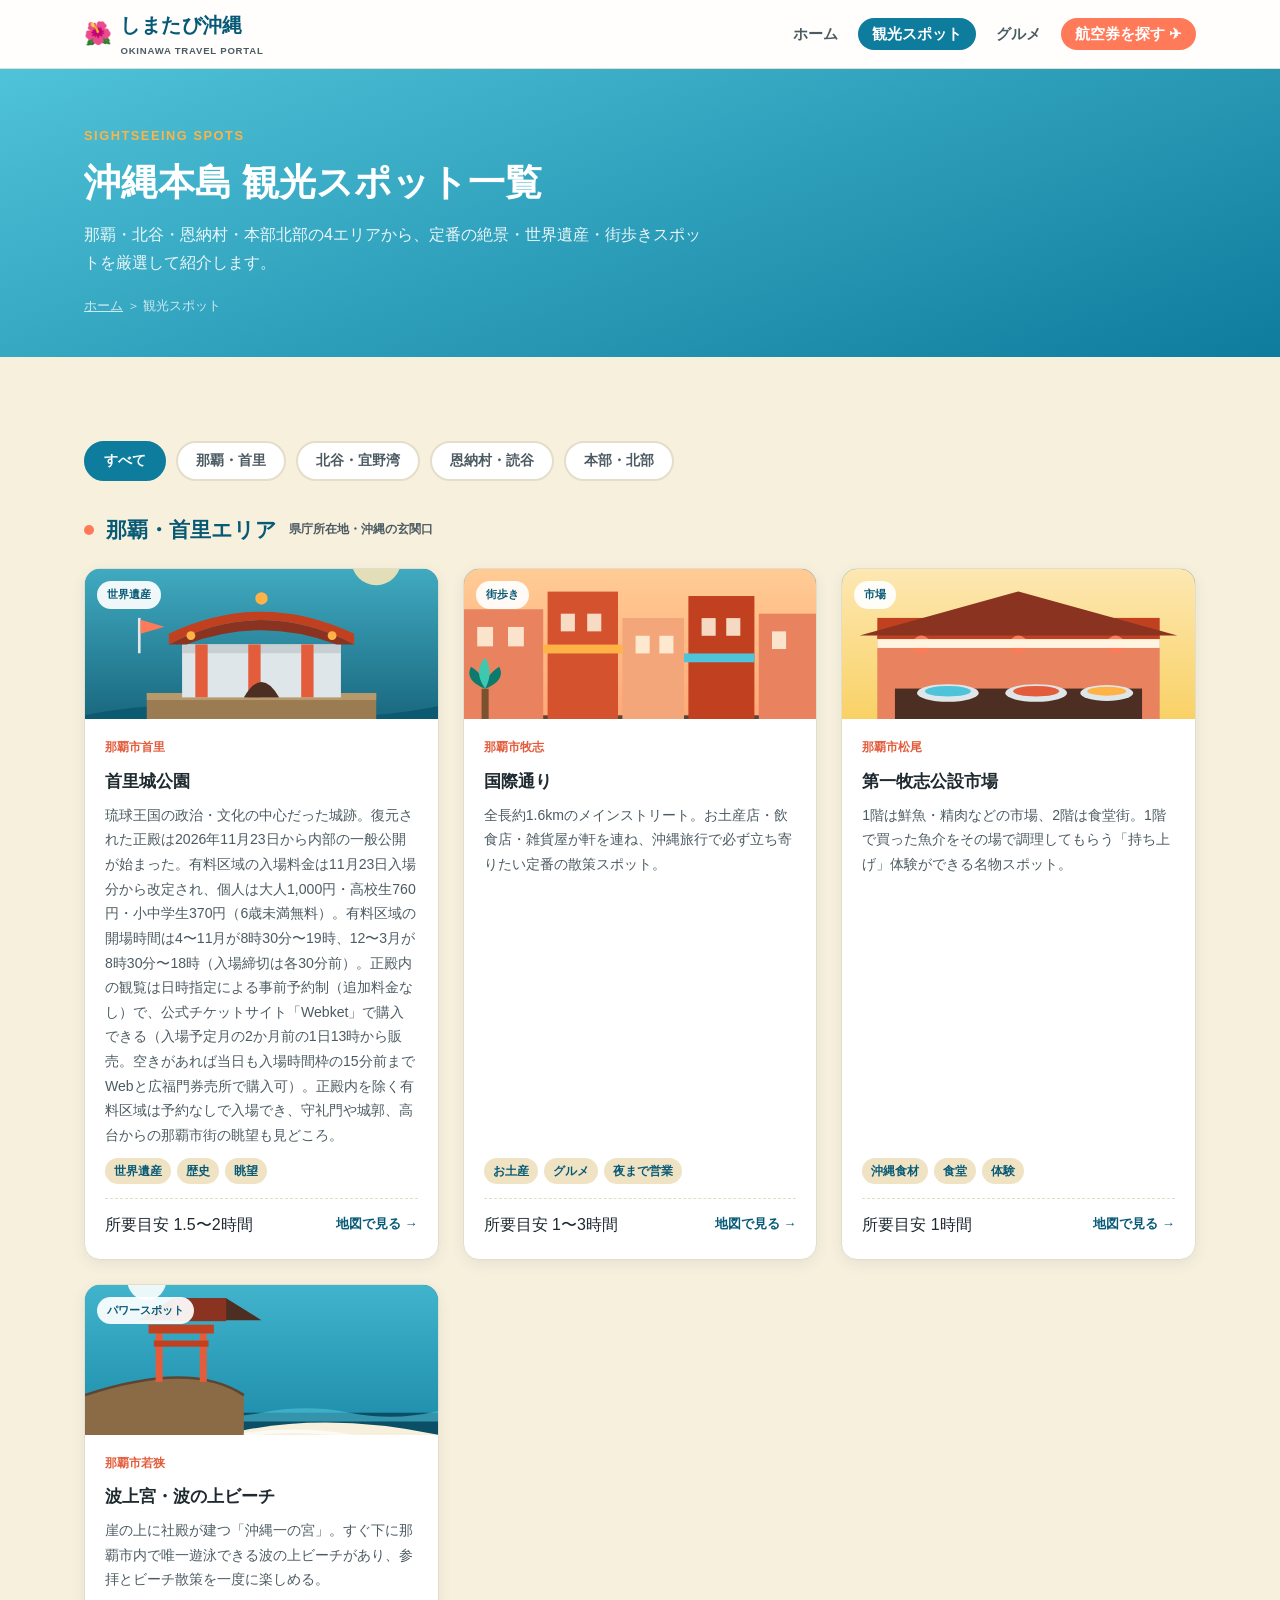
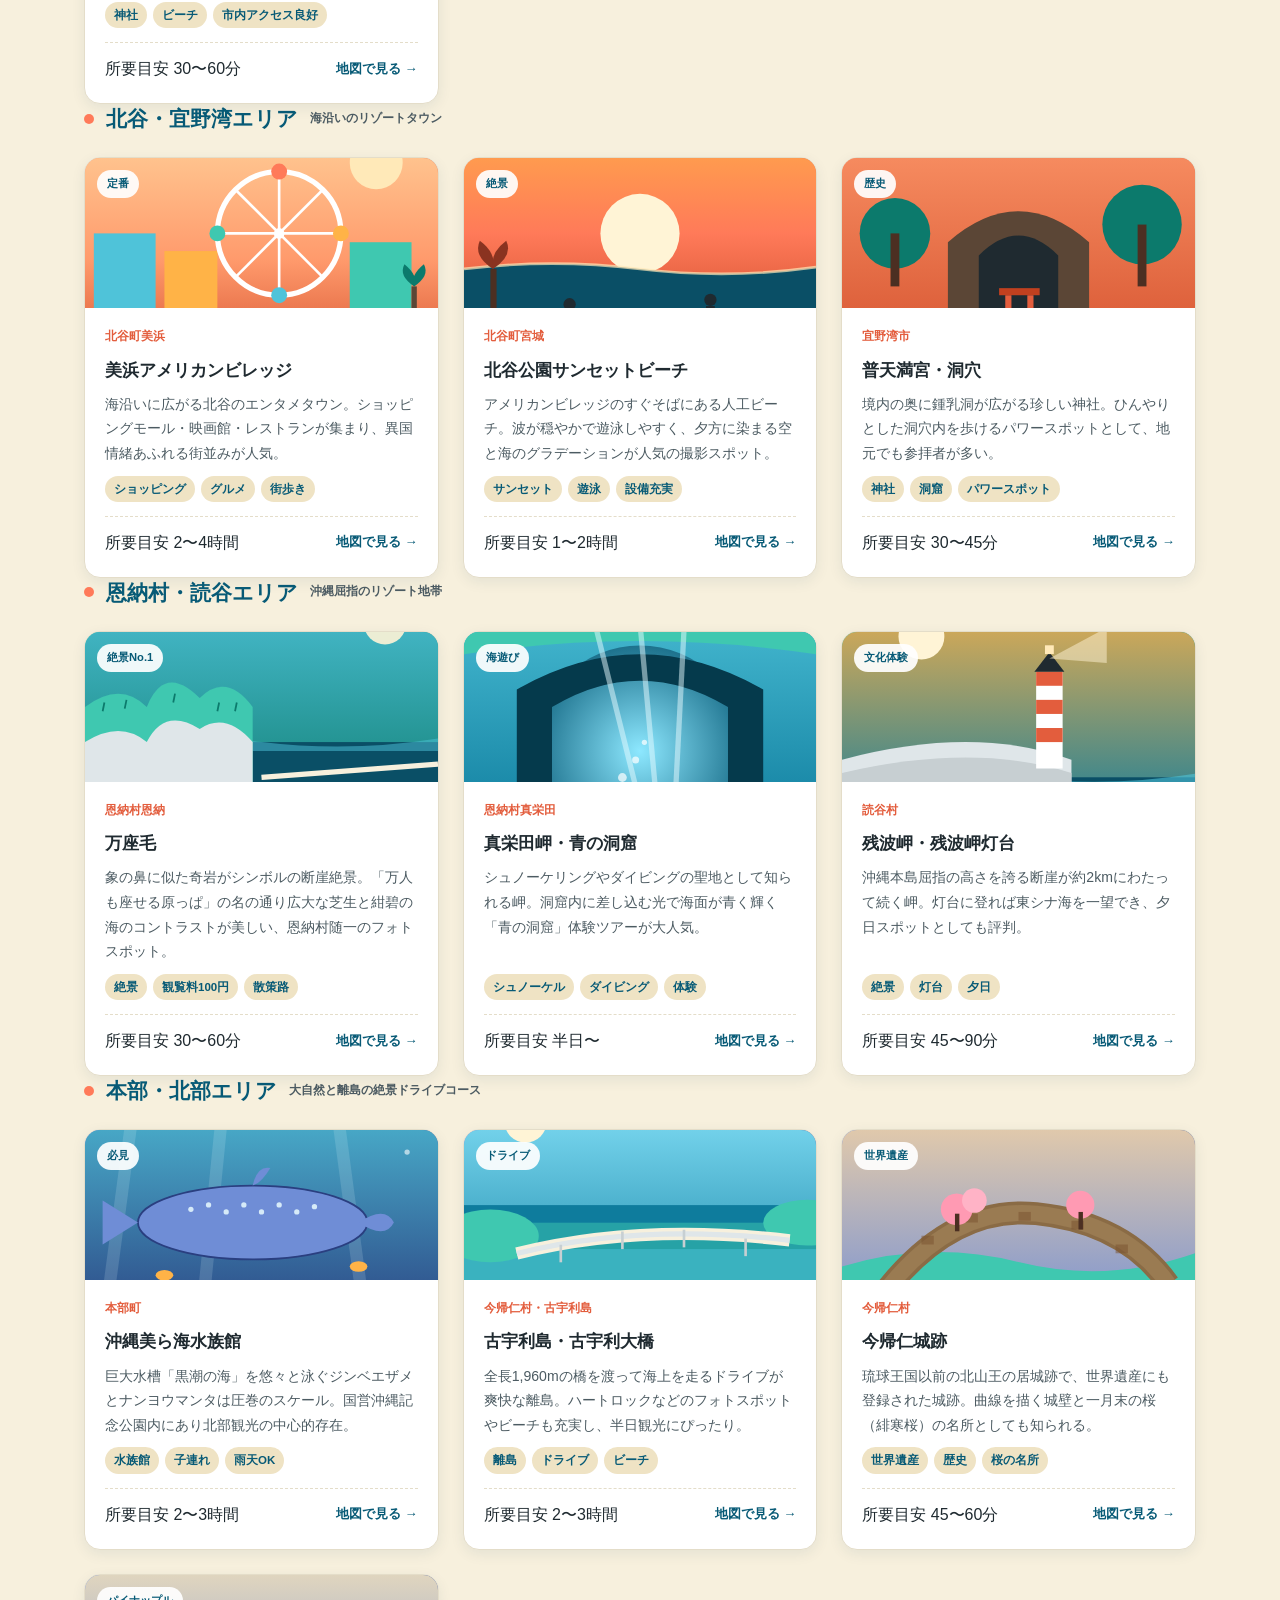
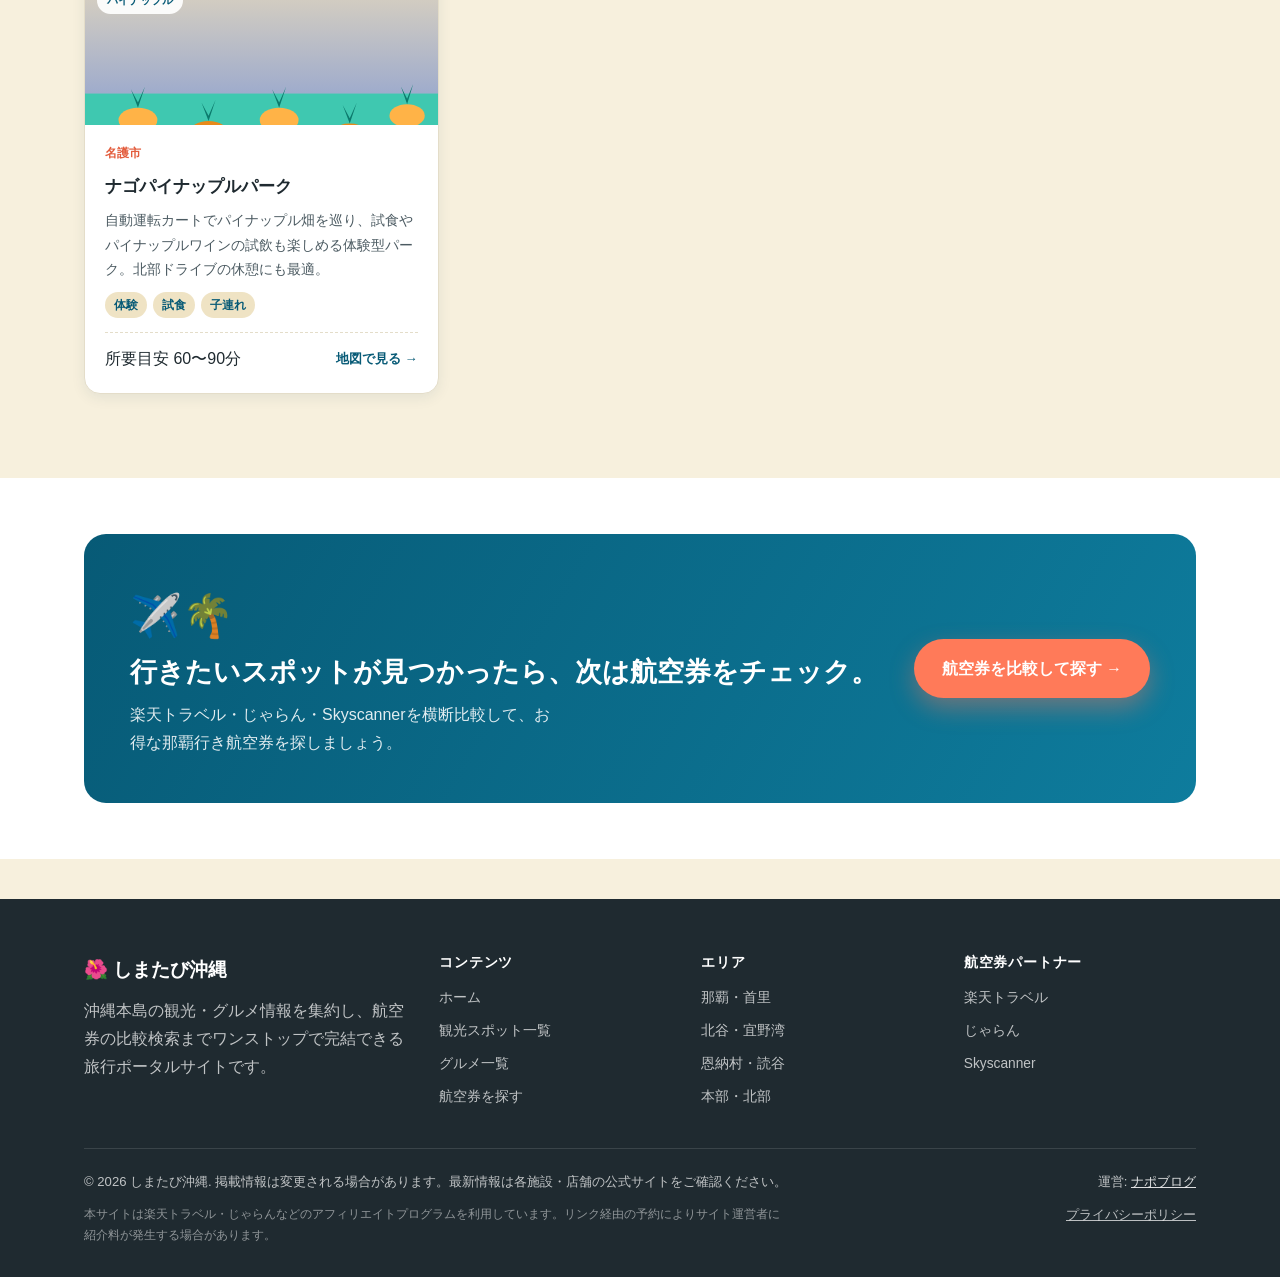
<file: spots.html>
<!DOCTYPE html>
<html lang="ja">
<head>
<meta charset="UTF-8">
<meta name="viewport" content="width=device-width, initial-scale=1.0">
<title>沖縄本島の観光スポット一覧｜首里城・美ら海水族館・古宇利島をエリア別に紹介｜しまたび沖縄</title>
<meta name="description" content="那覇・北谷・恩納村・本部北部の4エリアから沖縄本島の人気観光スポットを一覧で紹介。2026年11月23日から内部の一般公開が始まった首里城正殿（正殿内は日時指定の事前予約制）や美ら海水族館、万座毛、古宇利島などの定番から穴場まで。">
<link rel="icon" type="image/svg+xml" href="favicon.svg">
<meta property="og:type" content="website">
<meta property="og:site_name" content="しまたび沖縄">
<meta property="og:title" content="沖縄本島の観光スポット一覧｜首里城・美ら海水族館・古宇利島をエリア別に紹介｜しまたび沖縄">
<meta property="og:description" content="那覇・北谷・恩納村・本部北部の4エリアから沖縄本島の人気観光スポットを一覧で紹介。2026年11月23日から内部の一般公開が始まった首里城正殿（正殿内は日時指定の事前予約制）や美ら海水族館、万座毛、古宇利島などの定番から穴場まで。">
<meta property="og:url" content="https://shimatabi-okinawa.napoblog.com/spots.html">
<meta property="og:image" content="https://shimatabi-okinawa.napoblog.com/images/og-image.png">
<meta property="og:locale" content="ja_JP">
<meta name="twitter:card" content="summary_large_image">
<meta name="twitter:title" content="沖縄本島の観光スポット一覧｜首里城・美ら海水族館・古宇利島をエリア別に紹介｜しまたび沖縄">
<meta name="twitter:description" content="沖縄本島4エリアの人気観光スポットを一覧でチェック。">
<meta name="twitter:image" content="https://shimatabi-okinawa.napoblog.com/images/og-image.png">
<link rel="stylesheet" href="css/style.css">
<script async src="https://pagead2.googlesyndication.com/pagead/js/adsbygoogle.js?client=ca-pub-8398161859137802" crossorigin="anonymous"></script>
</head>
<body>

<header class="site-header">
  <div class="wrap">
    <a href="index.html" class="brand">
      <span class="flag">🌺</span>
      <span>しまたび沖縄<small>OKINAWA TRAVEL PORTAL</small></span>
    </a>
    <button class="nav-toggle" aria-label="メニュー">☰</button>
    <nav class="main-nav">
      <ul>
        <li><a href="index.html">ホーム</a></li>
        <li><a href="spots.html" class="active">観光スポット</a></li>
        <li><a href="restaurants.html">グルメ</a></li>
        <li><a href="flights.html" class="cta">航空券を探す ✈</a></li>
      </ul>
    </nav>
  </div>
</header>

<section class="page-hero">
  <div class="wrap">
    <span class="kicker">SIGHTSEEING SPOTS</span>
    <h1>沖縄本島 観光スポット一覧</h1>
    <p>那覇・北谷・恩納村・本部北部の4エリアから、定番の絶景・世界遺産・街歩きスポットを厳選して紹介します。</p>
    <div class="breadcrumb"><a href="index.html">ホーム</a> ＞ 観光スポット</div>
  </div>
</section>

<section class="block">
  <div class="wrap">

    <div class="filter-tabs" data-filter-group=".spot-card">
      <button class="active" data-filter="all">すべて</button>
      <button data-filter="naha">那覇・首里</button>
      <button data-filter="chatan">北谷・宜野湾</button>
      <button data-filter="onna">恩納村・読谷</button>
      <button data-filter="north">本部・北部</button>
    </div>

    <!-- ============ 那覇エリア ============ -->
    <div id="area-naha" data-area-section>
      <div class="area-heading"><span class="dot"></span><h2>那覇・首里エリア</h2><span class="count">県庁所在地・沖縄の玄関口</span></div>
      <div class="card-grid">

        <div class="card spot-card" data-area="naha">
          <div class="card-media" style="--m1:#1c9db8;--m2:#0a4f66"><img class="illust" src="images/shurijo.svg" alt="首里城公園"><span class="badge">世界遺産</span></div>
          <div class="card-body">
            <span class="area-label">那覇市首里</span>
            <h3>首里城公園</h3>
            <p class="desc">琉球王国の政治・文化の中心だった城跡。復元された正殿は2026年11月23日から内部の一般公開が始まった。有料区域の入場料金は11月23日入場分から改定され、個人は大人1,000円・高校生760円・小中学生370円（6歳未満無料）。有料区域の開場時間は4〜11月が8時30分〜19時、12〜3月が8時30分〜18時（入場締切は各30分前）。正殿内の観覧は日時指定による事前予約制（追加料金なし）で、公式チケットサイト「Webket」で購入できる（入場予定月の2か月前の1日13時から販売。空きがあれば当日も入場時間枠の15分前までWebと広福門券売所で購入可）。正殿内を除く有料区域は予約なしで入場でき、守礼門や城郭、高台からの那覇市街の眺望も見どころ。</p>
            <div class="tag-row"><span>世界遺産</span><span>歴史</span><span>眺望</span></div>
            <div class="card-footer">
              <span>所要目安 1.5〜2時間</span>
              <a href="https://www.google.com/maps/search/?api=1&query=%E9%A6%96%E9%87%8C%E5%9F%8E%E5%85%AC%E5%9C%92" target="_blank" rel="noopener">地図で見る →</a>
            </div>
          </div>
        </div>

        <div class="card spot-card" data-area="naha">
          <div class="card-media" style="--m1:#1c9db8;--m2:#0a4f66"><img class="illust" src="images/kokusaidori.svg" alt="国際通り"><span class="badge">街歩き</span></div>
          <div class="card-body">
            <span class="area-label">那覇市牧志</span>
            <h3>国際通り</h3>
            <p class="desc">全長約1.6kmのメインストリート。お土産店・飲食店・雑貨屋が軒を連ね、沖縄旅行で必ず立ち寄りたい定番の散策スポット。</p>
            <div class="tag-row"><span>お土産</span><span>グルメ</span><span>夜まで営業</span></div>
            <div class="card-footer">
              <span>所要目安 1〜3時間</span>
              <a href="https://www.google.com/maps/search/?api=1&query=%E5%9B%BD%E9%9A%9B%E9%80%9A%E3%82%8A+%E9%82%A3%E8%A6%87" target="_blank" rel="noopener">地図で見る →</a>
            </div>
          </div>
        </div>

        <div class="card spot-card" data-area="naha">
          <div class="card-media" style="--m1:#1c9db8;--m2:#0a4f66"><img class="illust" src="images/makishi-market.svg" alt="第一牧志公設市場"><span class="badge">市場</span></div>
          <div class="card-body">
            <span class="area-label">那覇市松尾</span>
            <h3>第一牧志公設市場</h3>
            <p class="desc">1階は鮮魚・精肉などの市場、2階は食堂街。1階で買った魚介をその場で調理してもらう「持ち上げ」体験ができる名物スポット。</p>
            <div class="tag-row"><span>沖縄食材</span><span>食堂</span><span>体験</span></div>
            <div class="card-footer">
              <span>所要目安 1時間</span>
              <a href="https://www.google.com/maps/search/?api=1&query=%E7%AC%AC%E4%B8%80%E7%89%A7%E5%BF%97%E5%85%AC%E8%A8%AD%E5%B8%82%E5%A0%B4" target="_blank" rel="noopener">地図で見る →</a>
            </div>
          </div>
        </div>

        <div class="card spot-card" data-area="naha">
          <div class="card-media" style="--m1:#1c9db8;--m2:#0a4f66"><img class="illust" src="images/naminoue.svg" alt="波上宮・波の上ビーチ"><span class="badge">パワースポット</span></div>
          <div class="card-body">
            <span class="area-label">那覇市若狭</span>
            <h3>波上宮・波の上ビーチ</h3>
            <p class="desc">崖の上に社殿が建つ「沖縄一の宮」。すぐ下に那覇市内で唯一遊泳できる波の上ビーチがあり、参拝とビーチ散策を一度に楽しめる。</p>
            <div class="tag-row"><span>神社</span><span>ビーチ</span><span>市内アクセス良好</span></div>
            <div class="card-footer">
              <span>所要目安 30〜60分</span>
              <a href="https://www.google.com/maps/search/?api=1&query=%E6%B3%A2%E4%B8%8A%E5%AE%AE" target="_blank" rel="noopener">地図で見る →</a>
            </div>
          </div>
        </div>

      </div>
    </div>

    <!-- ============ 北谷エリア ============ -->
    <div id="area-chatan" data-area-section>
      <div class="area-heading"><span class="dot"></span><h2>北谷・宜野湾エリア</h2><span class="count">海沿いのリゾートタウン</span></div>
      <div class="card-grid">

        <div class="card spot-card" data-area="chatan">
          <div class="card-media" style="--m1:#ff9a6c;--m2:#d5522f"><img class="illust" src="images/american-village.svg" alt="美浜アメリカンビレッジ"><span class="badge">定番</span></div>
          <div class="card-body">
            <span class="area-label">北谷町美浜</span>
            <h3>美浜アメリカンビレッジ</h3>
            <p class="desc">海沿いに広がる北谷のエンタメタウン。ショッピングモール・映画館・レストランが集まり、異国情緒あふれる街並みが人気。</p>
            <div class="tag-row"><span>ショッピング</span><span>グルメ</span><span>街歩き</span></div>
            <div class="card-footer">
              <span>所要目安 2〜4時間</span>
              <a href="https://www.google.com/maps/search/?api=1&query=%E7%BE%8E%E6%B5%9C%E3%82%A2%E3%83%A1%E3%83%AA%E3%82%AB%E3%83%B3%E3%83%93%E3%83%AC%E3%83%83%E3%82%B8" target="_blank" rel="noopener">地図で見る →</a>
            </div>
          </div>
        </div>

        <div class="card spot-card" data-area="chatan">
          <div class="card-media" style="--m1:#ff9a6c;--m2:#d5522f"><img class="illust" src="images/sunset-beach.svg" alt="北谷公園サンセットビーチ"><span class="badge">絶景</span></div>
          <div class="card-body">
            <span class="area-label">北谷町宮城</span>
            <h3>北谷公園サンセットビーチ</h3>
            <p class="desc">アメリカンビレッジのすぐそばにある人工ビーチ。波が穏やかで遊泳しやすく、夕方に染まる空と海のグラデーションが人気の撮影スポット。</p>
            <div class="tag-row"><span>サンセット</span><span>遊泳</span><span>設備充実</span></div>
            <div class="card-footer">
              <span>所要目安 1〜2時間</span>
              <a href="https://www.google.com/maps/search/?api=1&query=%E5%8C%97%E8%B0%B7%E5%85%AC%E5%9C%92%E3%82%B5%E3%83%B3%E3%82%BB%E3%83%83%E3%83%88%E3%83%93%E3%83%BC%E3%83%81" target="_blank" rel="noopener">地図で見る →</a>
            </div>
          </div>
        </div>

        <div class="card spot-card" data-area="chatan">
          <div class="card-media" style="--m1:#ff9a6c;--m2:#d5522f"><img class="illust" src="images/futenma.svg" alt="普天満宮・洞穴"><span class="badge">歴史</span></div>
          <div class="card-body">
            <span class="area-label">宜野湾市</span>
            <h3>普天満宮・洞穴</h3>
            <p class="desc">境内の奥に鍾乳洞が広がる珍しい神社。ひんやりとした洞穴内を歩けるパワースポットとして、地元でも参拝者が多い。</p>
            <div class="tag-row"><span>神社</span><span>洞窟</span><span>パワースポット</span></div>
            <div class="card-footer">
              <span>所要目安 30〜45分</span>
              <a href="https://www.google.com/maps/search/?api=1&query=%E6%99%AE%E5%A4%A9%E6%BA%80%E5%AE%AE" target="_blank" rel="noopener">地図で見る →</a>
            </div>
          </div>
        </div>

      </div>
    </div>

    <!-- ============ 恩納村エリア ============ -->
    <div id="area-onna" data-area-section>
      <div class="area-heading"><span class="dot"></span><h2>恩納村・読谷エリア</h2><span class="count">沖縄屈指のリゾート地帯</span></div>
      <div class="card-grid">

        <div class="card spot-card" data-area="onna">
          <div class="card-media" style="--m1:#3fc8b0;--m2:#0c7a6c"><img class="illust" src="images/manzamo.svg" alt="万座毛"><span class="badge">絶景No.1</span></div>
          <div class="card-body">
            <span class="area-label">恩納村恩納</span>
            <h3>万座毛</h3>
            <p class="desc">象の鼻に似た奇岩がシンボルの断崖絶景。「万人も座せる原っぱ」の名の通り広大な芝生と紺碧の海のコントラストが美しい、恩納村随一のフォトスポット。</p>
            <div class="tag-row"><span>絶景</span><span>観覧料100円</span><span>散策路</span></div>
            <div class="card-footer">
              <span>所要目安 30〜60分</span>
              <a href="https://www.google.com/maps/search/?api=1&query=%E4%B8%87%E5%BA%A7%E6%AF%9B" target="_blank" rel="noopener">地図で見る →</a>
            </div>
          </div>
        </div>

        <div class="card spot-card" data-area="onna">
          <div class="card-media" style="--m1:#3fc8b0;--m2:#0c7a6c"><img class="illust" src="images/cape-maeda.svg" alt="真栄田岬・青の洞窟"><span class="badge">海遊び</span></div>
          <div class="card-body">
            <span class="area-label">恩納村真栄田</span>
            <h3>真栄田岬・青の洞窟</h3>
            <p class="desc">シュノーケリングやダイビングの聖地として知られる岬。洞窟内に差し込む光で海面が青く輝く「青の洞窟」体験ツアーが大人気。</p>
            <div class="tag-row"><span>シュノーケル</span><span>ダイビング</span><span>体験</span></div>
            <div class="card-footer">
              <span>所要目安 半日〜</span>
              <a href="https://www.google.com/maps/search/?api=1&query=%E7%9C%9F%E6%A0%84%E7%94%B0%E5%B2%AC" target="_blank" rel="noopener">地図で見る →</a>
            </div>
          </div>
        </div>

        <div class="card spot-card" data-area="onna">
          <div class="card-media" style="--m1:#3fc8b0;--m2:#0c7a6c"><img class="illust" src="images/zanpa-misaki.svg" alt="残波岬・残波岬灯台"><span class="badge">文化体験</span></div>
          <div class="card-body">
            <span class="area-label">読谷村</span>
            <h3>残波岬・残波岬灯台</h3>
            <p class="desc">沖縄本島屈指の高さを誇る断崖が約2kmにわたって続く岬。灯台に登れば東シナ海を一望でき、夕日スポットとしても評判。</p>
            <div class="tag-row"><span>絶景</span><span>灯台</span><span>夕日</span></div>
            <div class="card-footer">
              <span>所要目安 45〜90分</span>
              <a href="https://www.google.com/maps/search/?api=1&query=%E6%AE%8B%E6%B3%A2%E5%B2%AC" target="_blank" rel="noopener">地図で見る →</a>
            </div>
          </div>
        </div>

      </div>
    </div>

    <!-- ============ 北部エリア ============ -->
    <div id="area-north" data-area-section>
      <div class="area-heading"><span class="dot"></span><h2>本部・北部エリア</h2><span class="count">大自然と離島の絶景ドライブコース</span></div>
      <div class="card-grid">

        <div class="card spot-card" data-area="north">
          <div class="card-media" style="--m1:#6f8dd6;--m2:#2a3f80"><img class="illust" src="images/churaumi.svg" alt="沖縄美ら海水族館"><span class="badge">必見</span></div>
          <div class="card-body">
            <span class="area-label">本部町</span>
            <h3>沖縄美ら海水族館</h3>
            <p class="desc">巨大水槽「黒潮の海」を悠々と泳ぐジンベエザメとナンヨウマンタは圧巻のスケール。国営沖縄記念公園内にあり北部観光の中心的存在。</p>
            <div class="tag-row"><span>水族館</span><span>子連れ</span><span>雨天OK</span></div>
            <div class="card-footer">
              <span>所要目安 2〜3時間</span>
              <a href="https://www.google.com/maps/search/?api=1&query=%E6%B2%96%E7%B8%84%E7%BE%8E%E3%82%89%E6%B5%B7%E6%B0%B4%E6%97%8F%E9%A4%A8" target="_blank" rel="noopener">地図で見る →</a>
            </div>
          </div>
        </div>

        <div class="card spot-card" data-area="north">
          <div class="card-media" style="--m1:#6f8dd6;--m2:#2a3f80"><img class="illust" src="images/kouri-bridge.svg" alt="古宇利島・古宇利大橋"><span class="badge">ドライブ</span></div>
          <div class="card-body">
            <span class="area-label">今帰仁村・古宇利島</span>
            <h3>古宇利島・古宇利大橋</h3>
            <p class="desc">全長1,960mの橋を渡って海上を走るドライブが爽快な離島。ハートロックなどのフォトスポットやビーチも充実し、半日観光にぴったり。</p>
            <div class="tag-row"><span>離島</span><span>ドライブ</span><span>ビーチ</span></div>
            <div class="card-footer">
              <span>所要目安 2〜3時間</span>
              <a href="https://www.google.com/maps/search/?api=1&query=%E5%8F%A4%E5%AE%87%E5%88%A9%E5%B3%B6" target="_blank" rel="noopener">地図で見る →</a>
            </div>
          </div>
        </div>

        <div class="card spot-card" data-area="north">
          <div class="card-media" style="--m1:#6f8dd6;--m2:#2a3f80"><img class="illust" src="images/nakijin-castle.svg" alt="今帰仁城跡"><span class="badge">世界遺産</span></div>
          <div class="card-body">
            <span class="area-label">今帰仁村</span>
            <h3>今帰仁城跡</h3>
            <p class="desc">琉球王国以前の北山王の居城跡で、世界遺産にも登録された城跡。曲線を描く城壁と一月末の桜（緋寒桜）の名所としても知られる。</p>
            <div class="tag-row"><span>世界遺産</span><span>歴史</span><span>桜の名所</span></div>
            <div class="card-footer">
              <span>所要目安 45〜60分</span>
              <a href="https://www.google.com/maps/search/?api=1&query=%E4%BB%8A%E5%B8%B0%E4%BB%81%E5%9F%8E%E8%B7%A1" target="_blank" rel="noopener">地図で見る →</a>
            </div>
          </div>
        </div>

        <div class="card spot-card" data-area="north">
          <div class="card-media" style="--m1:#6f8dd6;--m2:#2a3f80"><img class="illust" src="images/nago-pineapple.svg" alt="ナゴパイナップルパーク"><span class="badge">パイナップル</span></div>
          <div class="card-body">
            <span class="area-label">名護市</span>
            <h3>ナゴパイナップルパーク</h3>
            <p class="desc">自動運転カートでパイナップル畑を巡り、試食やパイナップルワインの試飲も楽しめる体験型パーク。北部ドライブの休憩にも最適。</p>
            <div class="tag-row"><span>体験</span><span>試食</span><span>子連れ</span></div>
            <div class="card-footer">
              <span>所要目安 60〜90分</span>
              <a href="https://www.google.com/maps/search/?api=1&query=%E3%83%8A%E3%82%B4%E3%83%91%E3%82%A4%E3%83%8A%E3%83%83%E3%83%97%E3%83%AB%E3%83%91%E3%83%BC%E3%82%AF" target="_blank" rel="noopener">地図で見る →</a>
            </div>
          </div>
        </div>

      </div>
    </div>

  </div>
</section>

<section class="block tight alt">
  <div class="wrap">
    <div class="flight-band">
      <div>
        <span class="planes">✈️🌴</span>
        <h2>行きたいスポットが見つかったら、次は航空券をチェック。</h2>
        <p>楽天トラベル・じゃらん・Skyscannerを横断比較して、お得な那覇行き航空券を探しましょう。</p>
      </div>
      <a href="flights.html" class="btn btn-primary">航空券を比較して探す →</a>
    </div>
  </div>
</section>

<footer class="site-footer">
  <div class="wrap">
    <div class="footer-grid">
      <div>
        <div class="footer-brand">🌺 しまたび沖縄</div>
        <p>沖縄本島の観光・グルメ情報を集約し、航空券の比較検索までワンストップで完結できる旅行ポータルサイトです。</p>
      </div>
      <div>
        <h4>コンテンツ</h4>
        <ul>
          <li><a href="index.html">ホーム</a></li>
          <li><a href="spots.html">観光スポット一覧</a></li>
          <li><a href="restaurants.html">グルメ一覧</a></li>
          <li><a href="flights.html">航空券を探す</a></li>
        </ul>
      </div>
      <div>
        <h4>エリア</h4>
        <ul>
          <li><a href="spots.html#area-naha">那覇・首里</a></li>
          <li><a href="spots.html#area-chatan">北谷・宜野湾</a></li>
          <li><a href="spots.html#area-onna">恩納村・読谷</a></li>
          <li><a href="spots.html#area-north">本部・北部</a></li>
        </ul>
      </div>
      <div>
        <h4>航空券パートナー</h4>
        <ul>
          <li><a href="flights.html">楽天トラベル</a></li>
          <li><a href="flights.html">じゃらん</a></li>
          <li><a href="flights.html">Skyscanner</a></li>
        </ul>
      </div>
    </div>
    <div class="footer-note">
      <span>© 2026 しまたび沖縄. 掲載情報は変更される場合があります。最新情報は各施設・店舗の公式サイトをご確認ください。</span>
      <span>運営: <a href="https://napoblog.com/" style="color:rgba(255,255,255,0.85);text-decoration:underline;">ナポブログ</a></span>
      <span class="disclaimer">本サイトは楽天トラベル・じゃらんなどのアフィリエイトプログラムを利用しています。リンク経由の予約によりサイト運営者に紹介料が発生する場合があります。</span>
      <a href="privacy.html" style="color:rgba(255,255,255,0.7);text-decoration:underline;font-size:0.82rem;">プライバシーポリシー</a>
    </div>
  </div>
</footer>

<script src="js/main.js"></script>
</body>
</html>
</file>
<file: css/style.css>
/* ===================================================================
   沖縄観光ポータル「しまたび沖縄」共通スタイル
=================================================================== */

:root {
  --sea: #0e7c9d;
  --sea-deep: #075a76;
  --sea-light: #4fc3d9;
  --sand: #f7f0dd;
  --sand-deep: #efe3c4;
  --coral: #ff7a59;
  --coral-deep: #e35d3d;
  --sunset: #ffb347;
  --ink: #1f2a30;
  --ink-soft: #4c5b62;
  --line: #e4ddc9;
  --white: #ffffff;
  --radius: 16px;
  --shadow: 0 10px 30px rgba(14, 65, 84, 0.12);
  --shadow-sm: 0 4px 14px rgba(14, 65, 84, 0.08);
  --max: 1160px;
  font-size: 16px;
}

* { box-sizing: border-box; }

html { scroll-behavior: smooth; }

body {
  margin: 0;
  font-family: "Hiragino Sans", "Noto Sans JP", "Yu Gothic", "Segoe UI", sans-serif;
  color: var(--ink);
  background: var(--sand);
  line-height: 1.75;
  -webkit-font-smoothing: antialiased;
}

a { color: inherit; text-decoration: none; }
img { max-width: 100%; display: block; }
ul { margin: 0; padding: 0; list-style: none; }
h1, h2, h3, h4 { margin: 0; line-height: 1.4; }
p { margin: 0; }

.wrap {
  max-width: var(--max);
  margin: 0 auto;
  padding: 0 24px;
}

/* ---------- Header ---------- */
.site-header {
  position: sticky;
  top: 0;
  z-index: 100;
  background: rgba(255, 255, 255, 0.92);
  backdrop-filter: blur(8px);
  border-bottom: 1px solid var(--line);
}

.site-header .wrap {
  display: flex;
  align-items: center;
  justify-content: space-between;
  height: 68px;
}

.brand {
  display: flex;
  align-items: center;
  gap: 8px;
  font-size: 1.25rem;
  font-weight: 800;
  color: var(--sea-deep);
  letter-spacing: 0.02em;
}
.brand .flag { font-size: 1.4rem; }
.brand small {
  font-size: 0.6rem;
  font-weight: 600;
  color: var(--ink-soft);
  display: block;
  letter-spacing: 0.08em;
}

.main-nav ul {
  display: flex;
  gap: 6px;
  align-items: center;
}

.main-nav a {
  padding: 8px 14px;
  border-radius: 999px;
  font-size: 0.92rem;
  font-weight: 600;
  color: var(--ink-soft);
  transition: background 0.15s, color 0.15s;
  white-space: nowrap;
}

.main-nav a:hover,
.main-nav a.active {
  background: var(--sea);
  color: var(--white);
}

.main-nav a.cta {
  background: var(--coral);
  color: var(--white);
}
.main-nav a.cta:hover { background: var(--coral-deep); }

.nav-toggle {
  display: none;
  background: none;
  border: none;
  font-size: 1.5rem;
  color: var(--sea-deep);
  cursor: pointer;
}

/* ---------- Hero ---------- */
.hero {
  position: relative;
  padding: 92px 0 110px;
  background:
    radial-gradient(circle at 15% 20%, rgba(255, 179, 71, 0.35), transparent 45%),
    linear-gradient(160deg, var(--sea-light) 0%, var(--sea) 45%, var(--sea-deep) 100%);
  color: var(--white);
  overflow: hidden;
}

.hero::after {
  content: "";
  position: absolute;
  left: 0; right: 0; bottom: -1px;
  height: 90px;
  background: var(--sand);
  clip-path: polygon(0 55%, 5% 60%, 12% 52%, 20% 62%, 28% 50%, 36% 60%, 44% 48%, 52% 60%, 60% 50%, 68% 62%, 76% 52%, 84% 60%, 92% 50%, 100% 58%, 100% 100%, 0 100%);
}

.hero .wrap { position: relative; z-index: 2; }

.hero-eyebrow {
  display: inline-block;
  padding: 6px 16px;
  border-radius: 999px;
  background: rgba(255, 255, 255, 0.16);
  border: 1px solid rgba(255, 255, 255, 0.4);
  font-size: 0.82rem;
  font-weight: 700;
  letter-spacing: 0.08em;
  margin-bottom: 22px;
}

.hero h1 {
  font-size: clamp(2.1rem, 4.2vw, 3.4rem);
  font-weight: 800;
  letter-spacing: 0.01em;
  max-width: 760px;
}

.hero h1 span { color: var(--sunset); }

.hero p {
  margin-top: 18px;
  max-width: 560px;
  font-size: 1.05rem;
  color: rgba(255, 255, 255, 0.92);
}

.hero-actions {
  margin-top: 34px;
  display: flex;
  gap: 14px;
  flex-wrap: wrap;
}

.btn {
  display: inline-flex;
  align-items: center;
  gap: 8px;
  padding: 14px 26px;
  border-radius: 999px;
  font-weight: 700;
  font-size: 0.98rem;
  border: 2px solid transparent;
  cursor: pointer;
  transition: transform 0.15s, box-shadow 0.15s, background 0.15s;
}
.btn:hover { transform: translateY(-2px); }

.btn-primary {
  background: var(--coral);
  color: var(--white);
  box-shadow: 0 10px 24px rgba(255, 122, 89, 0.4);
}
.btn-primary:hover { background: var(--coral-deep); }

.btn-ghost {
  background: rgba(255, 255, 255, 0.1);
  border-color: rgba(255, 255, 255, 0.6);
  color: var(--white);
}
.btn-ghost:hover { background: rgba(255, 255, 255, 0.22); }

.btn-outline {
  background: transparent;
  border-color: var(--sea);
  color: var(--sea-deep);
}
.btn-outline:hover { background: var(--sea); color: var(--white); }

.hero-stats {
  position: relative;
  z-index: 2;
  margin-top: 56px;
  display: grid;
  grid-template-columns: repeat(4, 1fr);
  gap: 18px;
  max-width: 760px;
}
.hero-stats div {
  background: rgba(255, 255, 255, 0.12);
  border: 1px solid rgba(255, 255, 255, 0.28);
  border-radius: 14px;
  padding: 14px 16px;
}
.hero-stats strong { display: block; font-size: 1.3rem; }
.hero-stats span { font-size: 0.78rem; color: rgba(255, 255, 255, 0.85); }

/* ---------- Section shell ---------- */
section.block { padding: 84px 0; }
section.block.tight { padding: 56px 0; }
section.block.alt { background: var(--white); }

.section-head {
  display: flex;
  align-items: flex-end;
  justify-content: space-between;
  gap: 20px;
  margin-bottom: 40px;
  flex-wrap: wrap;
}

.section-head .kicker {
  color: var(--coral-deep);
  font-weight: 800;
  font-size: 0.82rem;
  letter-spacing: 0.14em;
  margin-bottom: 8px;
  display: block;
}

.section-head h2 {
  font-size: clamp(1.5rem, 2.6vw, 2.1rem);
  font-weight: 800;
  color: var(--sea-deep);
}

.section-head p { color: var(--ink-soft); margin-top: 10px; max-width: 520px; }

.section-head .more {
  font-weight: 700;
  color: var(--sea-deep);
  border-bottom: 2px solid var(--coral);
  padding-bottom: 3px;
  white-space: nowrap;
}

/* ---------- Area cards ---------- */
.area-grid {
  display: grid;
  grid-template-columns: repeat(4, 1fr);
  gap: 20px;
}

.area-card {
  position: relative;
  border-radius: var(--radius);
  padding: 26px 22px;
  min-height: 190px;
  display: flex;
  flex-direction: column;
  justify-content: flex-end;
  color: var(--white);
  overflow: hidden;
  box-shadow: var(--shadow-sm);
  transition: transform 0.2s, box-shadow 0.2s;
}
.area-card:hover { transform: translateY(-4px); box-shadow: var(--shadow); }

.area-card::before {
  content: "";
  position: absolute; inset: 0;
  background: linear-gradient(200deg, var(--g1), var(--g2));
  opacity: 0.94;
}
.area-card.naha { --g1: #1c9db8; --g2: #0a4f66; }
.area-card.chatan { --g1: #ff9a6c; --g2: #d5522f; }
.area-card.onna { --g1: #3fc8b0; --g2: #0c7a6c; }
.area-card.north { --g1: #6f8dd6; --g2: #2a3f80; }

.area-card > * { position: relative; z-index: 1; }
.area-card .tag {
  font-size: 0.72rem;
  font-weight: 700;
  letter-spacing: 0.08em;
  background: rgba(255, 255, 255, 0.24);
  padding: 4px 10px;
  border-radius: 999px;
  align-self: flex-start;
  margin-bottom: auto;
}
.area-card h3 { font-size: 1.35rem; font-weight: 800; margin-top: 14px; }
.area-card p { font-size: 0.85rem; margin-top: 6px; color: rgba(255, 255, 255, 0.9); }

/* ---------- Card grid (spots / gourmet) ---------- */
.card-grid {
  display: grid;
  grid-template-columns: repeat(3, 1fr);
  gap: 24px;
}

.card {
  background: var(--white);
  border: 1px solid var(--line);
  border-radius: var(--radius);
  overflow: hidden;
  box-shadow: var(--shadow-sm);
  display: flex;
  flex-direction: column;
  transition: transform 0.2s, box-shadow 0.2s;
}
.card:hover { transform: translateY(-4px); box-shadow: var(--shadow); }

.card-media {
  height: 150px;
  background: linear-gradient(135deg, var(--m1), var(--m2));
  position: relative;
  overflow: hidden;
  display: flex;
  align-items: flex-end;
  padding: 14px;
}
.card-media img.illust {
  position: absolute;
  inset: 0;
  width: 100%;
  height: 100%;
  object-fit: cover;
}
.card-media .emoji { position: relative; z-index: 1; font-size: 2.4rem; filter: drop-shadow(0 4px 6px rgba(0,0,0,0.15)); }
.card-media .badge {
  position: absolute;
  top: 12px; left: 12px;
  background: rgba(255, 255, 255, 0.92);
  color: var(--sea-deep);
  font-size: 0.7rem;
  font-weight: 800;
  padding: 4px 10px;
  border-radius: 999px;
}

.card-body {
  padding: 18px 20px 20px;
  display: flex;
  flex-direction: column;
  gap: 10px;
  flex: 1;
}

.card-body h3 { font-size: 1.08rem; font-weight: 800; color: var(--ink); }
.card-body .area-label { font-size: 0.76rem; color: var(--coral-deep); font-weight: 700; }
.card-body p.desc { font-size: 0.88rem; color: var(--ink-soft); flex: 1; }

.tag-row { display: flex; flex-wrap: wrap; gap: 6px; }
.tag-row span {
  font-size: 0.72rem;
  background: var(--sand-deep);
  color: var(--sea-deep);
  padding: 3px 9px;
  border-radius: 999px;
  font-weight: 700;
}

.card-footer {
  display: flex;
  align-items: center;
  justify-content: space-between;
  margin-top: 4px;
  padding-top: 12px;
  border-top: 1px dashed var(--line);
}
.card-footer a {
  font-size: 0.82rem;
  font-weight: 700;
  color: var(--sea-deep);
}
.card-footer a:hover { color: var(--coral-deep); }

/* ---------- Flight CTA band ---------- */
.flight-band {
  background: linear-gradient(120deg, var(--sea-deep), var(--sea));
  color: var(--white);
  border-radius: 22px;
  padding: 46px;
  display: flex;
  align-items: center;
  justify-content: space-between;
  gap: 30px;
  flex-wrap: wrap;
}
.flight-band h2 { font-size: 1.7rem; font-weight: 800; }
.flight-band p { margin-top: 10px; color: rgba(255,255,255,0.88); max-width: 420px; }
.flight-band .planes { font-size: 2.6rem; }

/* ---------- Footer ---------- */
.site-footer {
  background: var(--ink);
  color: rgba(255, 255, 255, 0.72);
  padding: 54px 0 30px;
  margin-top: 40px;
}
.footer-grid {
  display: grid;
  grid-template-columns: 1.4fr 1fr 1fr 1fr;
  gap: 30px;
  padding-bottom: 30px;
  border-bottom: 1px solid rgba(255,255,255,0.12);
}
.footer-grid h4 {
  color: var(--white);
  font-size: 0.85rem;
  letter-spacing: 0.06em;
  margin-bottom: 14px;
}
.footer-grid ul li { margin-bottom: 9px; font-size: 0.86rem; }
.footer-grid ul a:hover { color: var(--sunset); }
.footer-brand { font-size: 1.2rem; font-weight: 800; color: var(--white); margin-bottom: 10px; }
.footer-note { font-size: 0.82rem; margin-top: 22px; display: flex; justify-content: space-between; flex-wrap: wrap; gap: 10px; }
.footer-note .disclaimer { max-width: 700px; color: rgba(255,255,255,0.5); font-size: 0.76rem; }

/* ---------- Page header (sub pages) ---------- */
.page-hero {
  padding: 56px 0 40px;
  background: linear-gradient(160deg, var(--sea-light), var(--sea));
  color: var(--white);
}
.page-hero .kicker {
  font-weight: 800; font-size: 0.8rem; letter-spacing: 0.12em;
  color: var(--sunset);
  display: block; margin-bottom: 10px;
}
.page-hero h1 { font-size: clamp(1.7rem, 3vw, 2.3rem); font-weight: 800; }
.page-hero p { margin-top: 12px; max-width: 620px; color: rgba(255,255,255,0.9); }

.breadcrumb { font-size: 0.8rem; margin-top: 18px; color: rgba(255,255,255,0.75); }
.breadcrumb a { text-decoration: underline; }

/* ---------- Filter tabs ---------- */
.filter-tabs {
  display: flex;
  flex-wrap: wrap;
  gap: 10px;
  margin-bottom: 34px;
}
.filter-tabs button {
  padding: 9px 18px;
  border-radius: 999px;
  border: 2px solid var(--line);
  background: var(--white);
  font-weight: 700;
  font-size: 0.85rem;
  color: var(--ink-soft);
  cursor: pointer;
  transition: all 0.15s;
}
.filter-tabs button:hover { border-color: var(--sea); color: var(--sea-deep); }
.filter-tabs button.active {
  background: var(--sea);
  border-color: var(--sea);
  color: var(--white);
}

.area-heading {
  display: flex;
  align-items: center;
  gap: 12px;
  margin: 52px 0 24px;
}
.area-heading:first-of-type { margin-top: 0; }
.area-heading .dot {
  width: 10px; height: 10px; border-radius: 50%; background: var(--coral);
}
.area-heading h2 { font-size: 1.3rem; font-weight: 800; color: var(--sea-deep); }
.area-heading .count { font-size: 0.78rem; color: var(--ink-soft); font-weight: 600; }

/* ---------- Flights page ---------- */
.search-panel {
  background: var(--white);
  border-radius: var(--radius);
  box-shadow: var(--shadow);
  padding: 30px;
  margin-top: -70px;
  position: relative;
  z-index: 5;
  display: grid;
  grid-template-columns: 1fr 1fr auto;
  gap: 18px;
  align-items: end;
}
.field label {
  display: block;
  font-size: 0.78rem;
  font-weight: 700;
  color: var(--ink-soft);
  margin-bottom: 6px;
}
.field select, .field input {
  width: 100%;
  padding: 12px 14px;
  border-radius: 10px;
  border: 1.5px solid var(--line);
  font-size: 0.95rem;
  font-family: inherit;
  background: var(--sand);
  color: var(--ink);
}
.search-panel .btn-primary { height: 48px; padding: 0 30px; }

.partner-grid {
  display: grid;
  grid-template-columns: repeat(3, 1fr);
  gap: 22px;
}
.partner-card {
  background: var(--white);
  border: 1px solid var(--line);
  border-radius: var(--radius);
  padding: 26px;
  box-shadow: var(--shadow-sm);
  display: flex;
  flex-direction: column;
  gap: 12px;
}
.partner-card .logo-badge {
  width: 52px; height: 52px;
  border-radius: 14px;
  display: flex; align-items: center; justify-content: center;
  font-size: 1.5rem;
  color: var(--white);
  font-weight: 800;
}
.partner-card h3 { font-size: 1.08rem; font-weight: 800; }
.partner-card p { font-size: 0.86rem; color: var(--ink-soft); flex: 1; }
.partner-card .btn { align-self: flex-start; }

.steps {
  display: grid;
  grid-template-columns: repeat(3, 1fr);
  gap: 22px;
}
.step {
  background: var(--white);
  border-radius: var(--radius);
  padding: 24px;
  border: 1px solid var(--line);
}
.step .num {
  width: 34px; height: 34px;
  border-radius: 50%;
  background: var(--coral);
  color: var(--white);
  font-weight: 800;
  display: flex; align-items: center; justify-content: center;
  margin-bottom: 14px;
}
.step h3 { font-size: 1rem; font-weight: 800; margin-bottom: 6px; }
.step p { font-size: 0.86rem; color: var(--ink-soft); }

.info-box {
  background: var(--sand-deep);
  border: 1px solid var(--line);
  border-radius: var(--radius);
  padding: 22px 26px;
  font-size: 0.86rem;
  color: var(--ink-soft);
}
.info-box strong { color: var(--ink); }

/* ---------- Responsive ---------- */
@media (max-width: 980px) {
  .area-grid { grid-template-columns: repeat(2, 1fr); }
  .card-grid { grid-template-columns: repeat(2, 1fr); }
  .footer-grid { grid-template-columns: 1fr 1fr; }
  .partner-grid, .steps { grid-template-columns: 1fr; }
  .search-panel { grid-template-columns: 1fr; }
}

@media (max-width: 720px) {
  .main-nav { position: fixed; top: 68px; left: 0; right: 0; background: var(--white);
    flex-direction: column; padding: 12px 20px 20px; border-bottom: 1px solid var(--line);
    transform: translateY(-130%); transition: transform 0.2s; box-shadow: var(--shadow);
  }
  .main-nav.open { transform: translateY(0); }
  .main-nav ul { flex-direction: column; align-items: stretch; width: 100%; }
  .main-nav a { display: block; text-align: center; }
  .nav-toggle { display: block; }
  .hero-stats { grid-template-columns: repeat(2, 1fr); }
  .area-grid, .card-grid { grid-template-columns: 1fr; }
  .footer-grid { grid-template-columns: 1fr; }
  .flight-band { flex-direction: column; text-align: center; }
  section.block { padding: 56px 0; }
}
</file>
